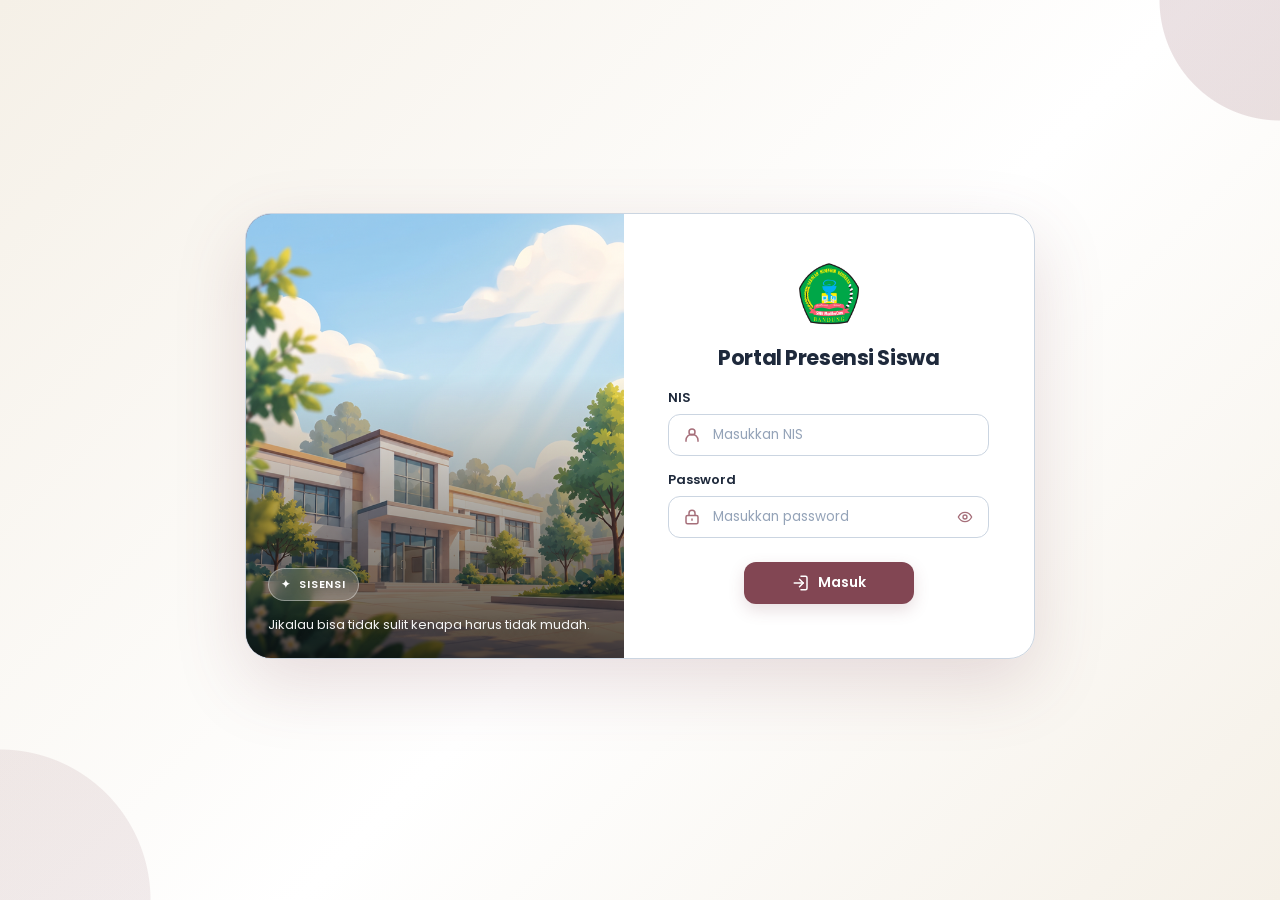
<file: index.html>
<!DOCTYPE html>
<html lang="id">
<head>
  <meta charset="UTF-8">
  <meta name="viewport" content="width=device-width, initial-scale=1.0">
  <title>Login | Presensi Siswa</title>

  <!-- 💡 ANTI-FLASH THEME SCRIPT (Zero Delay Theme Switching) -->
  <script>
    (function() {
      const savedTheme = localStorage.getItem("sisensi_active_theme") || "burgundy";
      document.documentElement.setAttribute("data-theme", savedTheme);
    })();
  </script>

  <!-- Fonts & Stylesheet -->
  <link rel="preconnect" href="https://fonts.googleapis.com">
  <link rel="preconnect" href="https://fonts.gstatic.com" crossorigin>
  <link href="https://fonts.googleapis.com/css2?family=Roboto:wght@400;500;700&family=Poppins:wght@400;500;600;700&display=swap" rel="stylesheet">
  <link id="appFavicon" rel="icon" type="image/png" href="./assets/logo_sekolah.png">
  <link rel="stylesheet" href="./css/style.css">
  <link rel="stylesheet" href="./css/shared-ui.css">
</head>
<body class="login-body">
  <main class="container-login">
    <section class="login-visual" aria-label="Informasi sekolah">
      <div class="visual-copy">
        <div class="visual-eyebrow">
          <span aria-hidden="true">✦</span> SISENSI
        </div>
        <p>Jikalau bisa tidak sulit kenapa harus tidak mudah.</p>
      </div>
    </section>

    <section class="login-content" aria-labelledby="loginTitle">
      <header class="login-title-row" aria-labelledby="loginTitle">
        <img id="loginLogo" src="./assets/logo_sekolah.png" class="logo" alt="Logo sekolah">
        <div class="login-heading">
          <h2 id="loginTitle">Portal Presensi Siswa</h2>
        </div>
      </header>

      <form class="login-form" id="loginForm" onsubmit="event.preventDefault(); login();">
        <div class="login-field">
          <label for="idSiswa">NIS</label>
          <div class="login-input-wrap">
            <svg class="field-icon" viewBox="0 0 24 24" fill="none" stroke="currentColor" stroke-width="2" aria-hidden="true"><circle cx="12" cy="8" r="4"></circle><path d="M4 21v-2a8 8 0 0 1 16 0v2"></path></svg>
            <input type="text" id="idSiswa" class="login-input" placeholder="Masukkan NIS" autocomplete="username" required>
          </div>
        </div>
        <div class="login-field">
          <label for="kodeAkses">Password</label>
          <div class="login-input-wrap">
            <svg class="field-icon" viewBox="0 0 24 24" fill="none" stroke="currentColor" stroke-width="2" aria-hidden="true"><rect x="4" y="10" width="16" height="11" rx="2"></rect><path d="M8 10V7a4 4 0 0 1 8 0v3"></path><path d="M12 14v3"></path></svg>
            <input type="password" id="kodeAkses" class="login-input" placeholder="Masukkan password" autocomplete="current-password" required>
            <button class="password-toggle" type="button" id="togglePassword" aria-label="Tampilkan password" title="Tampilkan password" aria-pressed="false">
              <svg id="passwordEyeIcon" viewBox="0 0 24 24" fill="none" stroke="currentColor" stroke-width="2" stroke-linecap="round" stroke-linejoin="round" aria-hidden="true">
                <path d="M2 12s3.5-7 10-7 10 7 10 7-3.5 7-10 7S2 12 2 12Z"></path><circle cx="12" cy="12" r="3"></circle>
              </svg>
            </button>
          </div>
        </div>
        <button type="submit" class="login-btn">
          <svg viewBox="0 0 24 24" fill="none" stroke="currentColor" stroke-width="2" stroke-linecap="round" stroke-linejoin="round" aria-hidden="true"><path d="M10 17l5-5-5-5"></path><path d="M15 12H3"></path><path d="M12 3h6a2 2 0 0 1 2 2v14a2 2 0 0 1-2 2h-6"></path></svg>
          Masuk
        </button>
      </form>
      <div class="error-msg" id="errorMsg" role="alert" aria-live="polite"></div>
    </section>
  </main>

  <script src="./js/shared-ui.js"></script>
  <script src="./js/auth.js"></script>
</body>
</html>
</file>
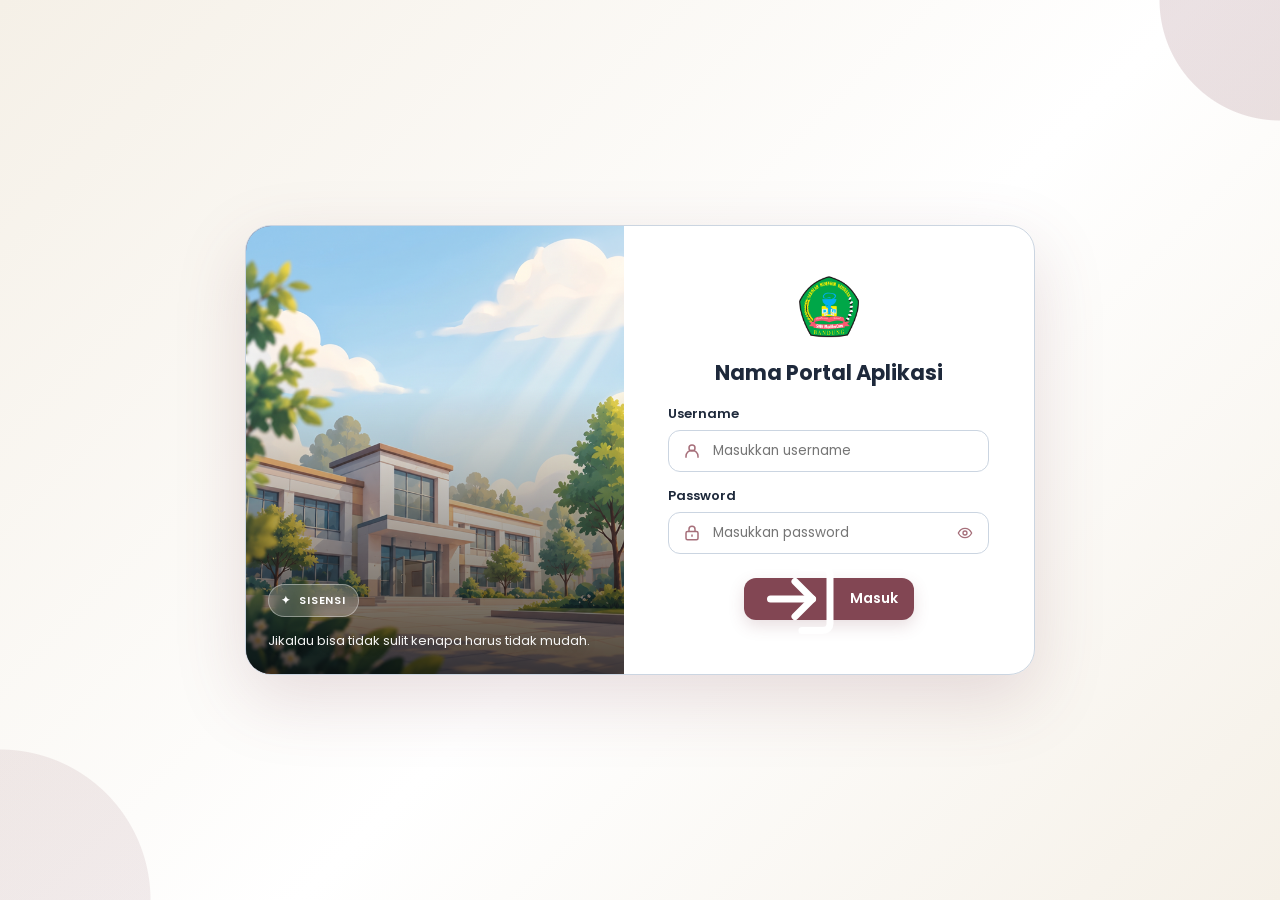
<file: frontend/index.html>
<!DOCTYPE html>
<html lang="id">
<head>
  <meta charset="UTF-8">
  <meta name="viewport" content="width=device-width, initial-scale=1.0">
  <!-- TODO: Ganti judul portal sesuai aplikasi -->
  <title>Login - Nama Portal Aplikasi</title>

  <!-- ANTI-FLASH THEME SCRIPT (Sinkron otomatis dengan tema Portal Piket) -->
  <script>
    (function() {
      const savedTheme = localStorage.getItem("sisensi_active_theme") || "burgundy";
      document.documentElement.setAttribute("data-theme", savedTheme);
    })();
  </script>

  <!-- Fonts & Stylesheet -->
  <link rel="preconnect" href="https://fonts.googleapis.com">
  <link rel="preconnect" href="https://fonts.gstatic.com" crossorigin>
  <link href="https://fonts.googleapis.com/css2?family=Roboto:wght@400;500;700&family=Poppins:wght@400;500;600;700&display=swap" rel="stylesheet">
  <link rel="icon" type="image/png" href="./assets/logo_sekolah.png">
  <link rel="stylesheet" href="./css/style.css">
</head>
<body class="login-body">

  <!-- TOAST NOTIFIKASI (Identik dengan Portal Piket) -->
  <div id="appToast" role="alert" aria-live="assertive">
    <div class="toast-icon-bg" id="toastIconBg">✓</div>
    <div class="toast-content">
      <div class="toast-title" id="toastTitle">Notifikasi</div>
      <div class="toast-message" id="toastMessage">Pesan notifikasi...</div>
    </div>
    <button type="button" class="toast-close-btn" onclick="hideAppToast()">✕</button>
  </div>

  <!-- CARD UTAMA LOGIN -->
  <main class="container-login">
    <section class="login-visual" aria-label="Informasi sekolah">
      <div class="visual-copy">
        <div class="visual-eyebrow">
          <span aria-hidden="true">✦</span> SISENSI
        </div>
        <p>Jikalau bisa tidak sulit kenapa harus tidak mudah.</p>
      </div>
    </section>

    <section class="login-content" aria-labelledby="loginTitle">
      <header class="login-title-row" aria-labelledby="loginTitle">
        <img src="./assets/logo_sekolah.png" class="logo" alt="Logo sekolah">
        <div class="login-heading">
          <!-- TODO: Ganti judul header login -->
          <h2 id="loginTitle">Nama Portal Aplikasi</h2>
        </div>
      </header>

      <form class="login-form" id="loginForm" onsubmit="event.preventDefault(); login();">
        <div class="login-field">
          <label for="usernameInput">Username</label>
          <div class="login-input-wrap">
            <svg class="field-icon" viewBox="0 0 24 24" fill="none" stroke="currentColor" stroke-width="2" aria-hidden="true">
              <circle cx="12" cy="8" r="4"></circle>
              <path d="M4 21v-2a8 8 0 0 1 16 0v2"></path>
            </svg>
            <input type="text" id="usernameInput" class="login-input" placeholder="Masukkan username" autocomplete="username" required>
          </div>
        </div>

        <div class="login-field">
          <label for="passwordInput">Password</label>
          <div class="login-input-wrap">
            <svg class="field-icon" viewBox="0 0 24 24" fill="none" stroke="currentColor" stroke-width="2" aria-hidden="true">
              <rect x="4" y="10" width="16" height="11" rx="2"></rect>
              <path d="M8 10V7a4 4 0 0 1 8 0v3"></path>
              <path d="M12 14v3"></path>
            </svg>
            <input type="password" id="passwordInput" class="login-input" placeholder="Masukkan password" autocomplete="current-password" required>
            <button class="password-toggle" type="button" id="togglePassword" aria-label="Tampilkan password" title="Tampilkan password" aria-pressed="false">
              <svg id="passwordEyeIcon" viewBox="0 0 24 24" fill="none" stroke="currentColor" stroke-width="2" stroke-linecap="round" stroke-linejoin="round" aria-hidden="true">
                <path d="M2 12s3.5-7 10-7 10 7 10 7-3.5 7-10 7S2 12 2 12Z"></path>
                <circle cx="12" cy="12" r="3"></circle>
              </svg>
            </button>
          </div>
        </div>

        <button type="submit" class="login-btn">
          <svg viewBox="0 0 24 24" fill="none" stroke="currentColor" stroke-width="2" stroke-linecap="round" stroke-linejoin="round" aria-hidden="true">
            <path d="M10 17l5-5-5-5"></path>
            <path d="M15 12H3"></path>
            <path d="M12 3h6a2 2 0 0 1 2 2v14a2 2 0 0 1-2 2h-6"></path>
          </svg>
          Masuk
        </button>
      </form>

      <div class="error-msg" id="errorMsg" role="alert" aria-live="polite"></div>
    </section>
  </main>

  <!-- LOADING OVERLAY MODERN MINIMALIS (DOTS ENGINE) -->
  <div id="loadingOverlay">
    <div>
      <div class="dots">
        <span></span>
        <span></span>
        <span></span>
      </div>
      <div id="loadingText">Memuat...</div>
    </div>
  </div>

  <script src="./js/auth.js"></script>
</body>
</html>
</file>
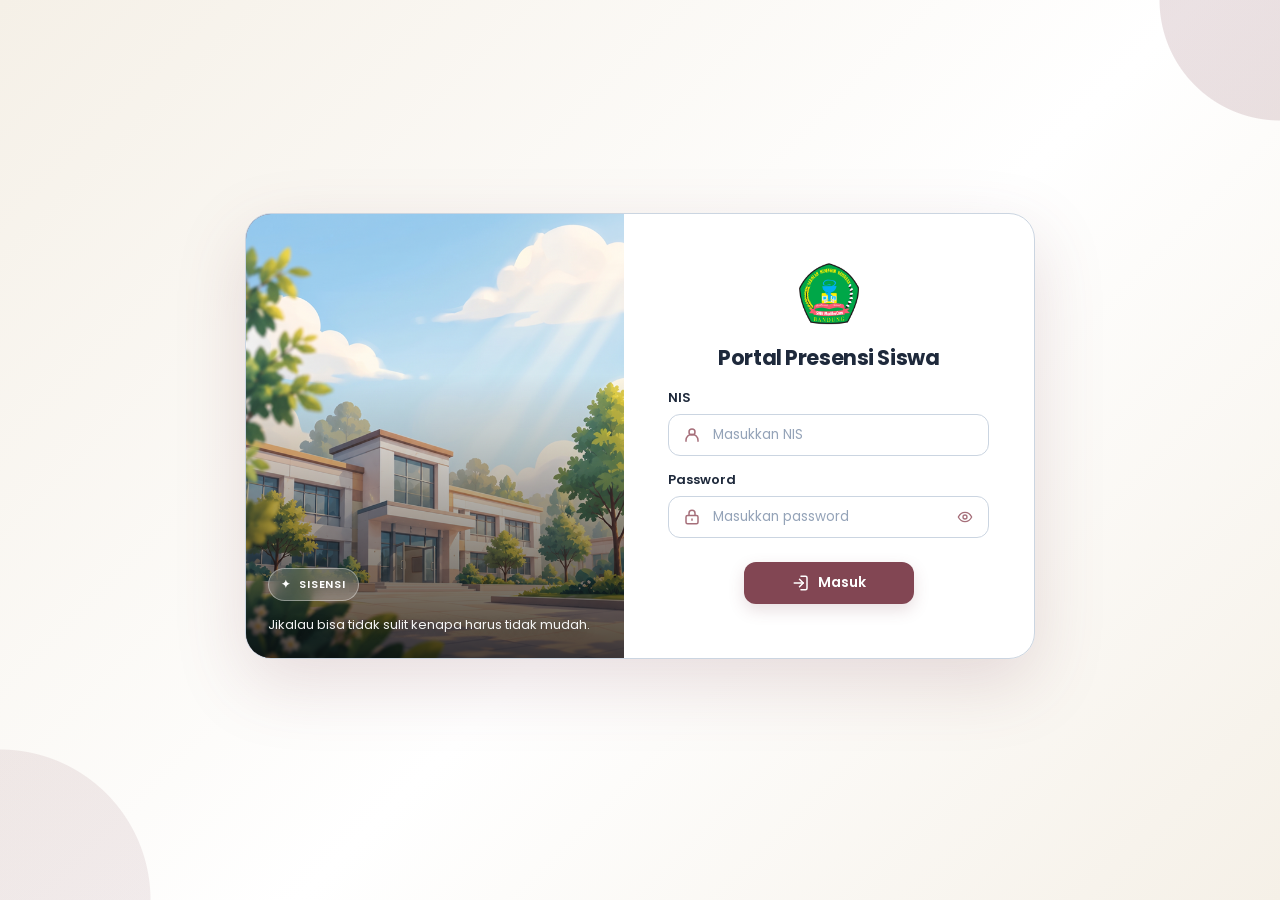
<file: frontend/dashboard.html>
<!DOCTYPE html>
<html lang="id">
<head>
  <meta charset="UTF-8">
  <base target="_top">
  <meta name="viewport" content="width=device-width, initial-scale=1" />
  <!-- TODO: Ganti judul portal sesuai aplikasi -->
  <title>Nama Portal Aplikasi</title>

  <!-- 1. SEMBUNYIKAN HTML SECARA INSTAN AGAR TIDAK KEDIP SAAT CEK SESI -->
  <style id="antiFlashStyle">
    html { display: none !important; }
  </style>

  <!-- 2. SKRIP ZERO-FLASH THEME & CEK SESI SEBELUM RENDER DOM -->
  <script>
    (function() {
      const savedTheme = localStorage.getItem("sisensi_active_theme") || "burgundy";
      document.documentElement.setAttribute("data-theme", savedTheme);

      // TODO: Samakan SESSION_KEY dengan yang ada di auth.js
      const SESSION_KEY = "app_portal_user";
      const user = localStorage.getItem(SESSION_KEY);
      if (!user) {
        window.location.replace("/");
      } else {
        document.addEventListener("DOMContentLoaded", function() {
          const antiFlash = document.getElementById("antiFlashStyle");
          if (antiFlash) antiFlash.remove();
        });
      }
    })();
  </script>

  <link rel="preconnect" href="https://fonts.googleapis.com">
  <link rel="preconnect" href="https://fonts.gstatic.com" crossorigin>
  <link href="https://fonts.googleapis.com/css2?family=Roboto:wght@400;500;700&family=Poppins:wght@400;500;600;700&display=swap" rel="stylesheet">
  <link id="appFavicon" rel="icon" type="image/png" href="./assets/logo_sekolah.png">
  <link rel="stylesheet" href="./css/style.css">
</head>
<body class="dashboard-body">

<!-- HEADER BANNER APLIKASI MODERN & CLEAN -->
<header id="topHeaderBanner" class="piket-header">
  <!-- LEFT: LOGO BULAT + BRAND TEXT -->
  <div class="header-brand-group">
    <div class="brand-logo-circle">
      <img id="appLogo" src="./assets/logo_sekolah.png" class="header-logo-img is-loaded" alt="Logo Sekolah">
    </div>
    <div class="brand-text-stack">
      <!-- TODO: Ganti nama portal -->
      <h1 class="brand-main-title">Nama Portal Aplikasi</h1>
      <span id="headerNamaSekolah" class="brand-sub-title">Memuat nama sekolah...</span>
    </div>
  </div>

  <!-- RIGHT: CONTROLS (THEME PICKER & USER PROFILE POPOVER) -->
  <div class="header-user-controls">
    <!-- 1. THEME SWITCHER -->
    <div class="theme-picker-wrapper">
      <button type="button" id="themePickerBtn" class="header-icon-btn" onclick="toggleThemePopover(event)" title="Pilih Tema Warna" aria-label="Pilih Tema Warna">
        <svg viewBox="0 0 24 24" fill="none" stroke="currentColor" stroke-width="2" stroke-linecap="round" stroke-linejoin="round">
          <circle cx="13.5" cy="6.5" r=".5" fill="currentColor"></circle>
          <circle cx="17.5" cy="10.5" r=".5" fill="currentColor"></circle>
          <circle cx="8.5" cy="7.5" r=".5" fill="currentColor"></circle>
          <circle cx="6.5" cy="12.5" r=".5" fill="currentColor"></circle>
          <path d="M12 2C6.5 2 2 6.5 2 12s4.5 10 10 10c.92 0 1.7-.71 1.7-1.63 0-.44-.18-.85-.46-1.16-.29-.32-.46-.74-.46-1.21 0-.92.78-1.7 1.7-1.7h2.52c3.04 0 5.5-2.46 5.5-5.5 0-5.25-4.5-9.3-10.5-9.3z"></path>
        </svg>
      </button>

      <div id="themePopover" class="theme-popover">
        <div class="theme-popover-header">Pilih Tema Warna</div>
        <div class="theme-color-grid">
          <button type="button" class="color-swatch burgundyswatch" data-theme="burgundy" onclick="selectTheme('burgundy')" title="Burgundy"></button>
          <button type="button" class="color-swatch greenswatch" data-theme="green" onclick="selectTheme('green')" title="Emerald Green"></button>
          <button type="button" class="color-swatch blueswatch" data-theme="blue" onclick="selectTheme('blue')" title="Royal Blue"></button>
          <button type="button" class="color-swatch orangeswatch" data-theme="orange" onclick="selectTheme('orange')" title="Sunset Orange"></button>
          <button type="button" class="color-swatch purpleswatch" data-theme="purple" onclick="selectTheme('purple')" title="Deep Purple"></button>
          <button type="button" class="color-swatch goldswatch" data-theme="gold" onclick="selectTheme('gold')" title="Amber Gold"></button>
          <button type="button" class="color-swatch blackswatch" data-theme="black" onclick="selectTheme('black')" title="Stealth Black"></button>
          <button type="button" class="color-swatch whiteswatch" data-theme="white" onclick="selectTheme('white')" title="Pearl White"></button>
        </div>
      </div>
    </div>

    <!-- 2. USER PROFILE DROPDOWN -->
    <div class="user-profile-wrapper">
      <button type="button" id="profilePickerBtn" class="header-icon-btn" onclick="toggleProfilePopover(event)" title="Profil Pengguna" aria-label="Profil Pengguna">
        <svg viewBox="0 0 24 24" fill="none" stroke="currentColor" stroke-width="2" stroke-linecap="round" stroke-linejoin="round">
          <path d="M20 21v-2a4 4 0 0 0-4-4H8a4 4 0 0 0-4 4v2"></path>
          <circle cx="12" cy="7" r="4"></circle>
        </svg>
      </button>

      <div id="profilePopover" class="profile-popover">
        <div class="profile-popover-header">
          <div class="profile-info-text">
            <div class="profile-name" id="userName">-</div>
            <div class="profile-role" id="userRole">-</div>
          </div>
          <button type="button" class="profile-action-btn btn-logout" onclick="logout()" title="Keluar dari Aplikasi" aria-label="Logout">
            <svg viewBox="0 0 24 24" fill="none" stroke="currentColor" stroke-width="2" stroke-linecap="round" stroke-linejoin="round">
              <path d="M9 21H5a2 2 0 0 1-2-2V5a2 2 0 0 1 2-2h4"></path>
              <polyline points="16 17 21 12 16 7"></polyline>
              <line x1="21" y1="12" x2="9" y2="12"></line>
            </svg>
          </button>
        </div>

        <div class="profile-popover-divider"></div>

        <button type="button" class="profile-clear-cache-item" onclick="clearSystemCache()" title="Bersihkan Cache Config Server">
          <svg viewBox="0 0 24 24" fill="none" stroke="currentColor" stroke-width="2" stroke-linecap="round" stroke-linejoin="round" class="warning-icon">
            <path d="M10.29 3.86L1.82 18a2 2 0 0 0 1.71 3h16.94a2 2 0 0 0 1.71-3L13.71 3.86a2 2 0 0 0-3.42 0z"></path>
            <line x1="12" y1="9" x2="12" y2="13"></line>
            <line x1="12" y1="17" x2="12.01" y2="17"></line>
          </svg>
          <span>Clear Cache Config</span>
        </button>
      </div>
    </div>
  </div>
</header>

<!-- TOAST CONTAINER -->
<div id="appToast" role="alert" aria-live="assertive">
  <div class="toast-icon-bg" id="toastIconBg">✓</div>
  <div class="toast-content">
    <div class="toast-title" id="toastTitle">Notifikasi</div>
    <div class="toast-message" id="toastMessage">Pesan notifikasi...</div>
  </div>
  <button type="button" class="toast-close-btn" onclick="hideAppToast()">✕</button>
</div>

<!-- CONFIRM MODAL -->
<div id="confirmModal" class="modal-overlay">
  <div class="modal-box">
    <p id="confirmText">Apakah Anda yakin?</p>
    <div class="modal-actions">
      <button type="button" onclick="closeConfirm()" class="btn-cancel">Batal</button>
      <button type="button" onclick="handleConfirmYes()" class="btn-confirm">Lanjut</button>
    </div>
  </div>
</div>

<!-- ERROR / ALERT MODAL -->
<div id="errorModal" class="modal-overlay">
  <div class="modal-box rekap-modal-box">
    <div class="rekap-modal-header">
      <div class="rekap-icon-badge is-error">
        <svg width="22" height="22" viewBox="0 0 24 24" fill="none" stroke="currentColor" stroke-width="2.4" stroke-linecap="round" stroke-linejoin="round">
          <circle cx="12" cy="12" r="10"></circle>
          <line x1="12" y1="8" x2="12" y2="12"></line>
          <line x1="12" y1="16" x2="12.01" y2="16"></line>
        </svg>
      </div>
      <div class="rekap-header-text">
        <h3 id="errorTitle" class="rekap-modal-title">Terjadi Kendala</h3>
        <p class="rekap-modal-subtitle">Periksa kembali informasi di bawah ini.</p>
      </div>
    </div>
    <div class="rekap-error-alert">
      <p id="errorMessage"></p>
    </div>
    <div class="rekap-modal-footer">
      <button type="button" class="btn-danger" onclick="closeError()">Mengerti</button>
    </div>
  </div>
</div>

<!-- LOADING OVERLAY MODERN MINIMALIS (DOTS ENGINE) -->
<div id="loadingOverlay">
  <div>
    <div class="dots">
      <span></span>
      <span></span>
      <span></span>
    </div>
    <div id="loadingText">Memuat data...</div>
  </div>
</div>

<!-- KONTEN UTAMA DASHBOARD -->
<main>
  <div class="card">
    <!-- BAR FILTER & STATISTIK RINGKAS -->
    <div class="filter-wrapper">
      <div class="filter-group">
        <div class="filter-item">
          <label for="filterKategori">Kategori:</label>
          <div id="filterKategori" data-value=""></div>
        </div>
        <div class="filter-item">
          <label for="filterSearch">Pencarian:</label>
          <div class="search-input-wrapper">
            <input type="text" id="filterSearch" class="filter-input-text" placeholder="Cari data..." oninput="handleSearchInput(this, 'clearFilterSearchBtn', applyFilter)">
            <button type="button" id="clearFilterSearchBtn" class="search-clear-btn" onclick="clearSearchInput('filterSearch', 'clearFilterSearchBtn', applyFilter)" title="Hapus pencarian" hidden>✕</button>
          </div>
        </div>
      </div>

      <div class="statistik-wrapper">
        <div class="stat-box-wrapper">
          <div class="jumlah-data-box">
            <label>Total<br>Data</label>
            <span id="jumlahData">0</span>
          </div>
        </div>
      </div>
    </div>

    <!-- HEADER ACTION & STATUS KONEKSI -->
    <div class="table-header">
      <div class="left-action">
        <button type="button" onclick="refreshData()">
          <svg xmlns="http://www.w3.org/2000/svg" width="16" height="16" viewBox="0 0 24 24" fill="none" stroke="currentColor" stroke-width="2" stroke-linecap="round" stroke-linejoin="round">
            <polyline points="23 4 23 10 17 10"></polyline>
            <path d="M20.49 15a9 9 0 1 1-2.12-9.36L23 10"></path>
          </svg>
          Refresh Data
        </button>
        <!-- TODO: Tambahkan tombol aksi spesifik fitur di sini -->
      </div>

      <div class="right-action">
        <div id="syncStatusPanel" class="sync-status-panel" data-state="saved" role="status" aria-live="polite">
          <div class="sync-status-main">
            <span id="syncStatusIcon" class="sync-status-icon-wrapper"></span>
            <span id="syncStatusLabel">Online</span>
          </div>
          <div class="sync-status-detail">
            <span id="syncStatusCaption">Siap digunakan</span>
          </div>
        </div>
      </div>
    </div>

    <!-- TABEL DATA RESPONSIF -->
    <div class="table-responsive">
      <table>
        <thead>
          <tr>
            <th>No</th>
            <th>Nama / Item</th>
            <th>Keterangan</th>
            <th>Status</th>
            <th>Aksi</th>
          </tr>
        </thead>
        <tbody id="tbodyData">
          <tr><td colspan="5" class="text-center-cell">Memuat data...</td></tr>
        </tbody>
      </table>
    </div>

    <!-- PAGINATION -->
    <div class="table-footer">
      <div id="pagination"></div>
    </div>
  </div>
</main>

<script src="./js/dashboard.js"></script>
</body>
</html>
</file>
<file: css/style.css>
/* ==========================================================================
1. COLOR PALETTE ENGINE & CSS VARIABLES (SUPPORT ZERO-FLASH)
   ========================================================================== */
:root,
html[data-theme="burgundy"],
body[data-theme="burgundy"] {
  --theme-glow-rgb: 130, 70, 83;
  --theme-glow: rgba(var(--theme-glow-rgb), 0.18);
  --primary: #824653;
  --primary-hover: #6F3945;
  --primary-soft: #A66F7A;
  --bg-page: #F5F0E7;
  --text-dark: #1e293b;
  --border-light: #cbd5e1;
}

html[data-theme="olive"],
body[data-theme="olive"] {
  --theme-glow-rgb: 91, 110, 73;
  --primary: #5B6E49;
  --primary-hover: #465638;
  --primary-soft: #859972;
  --bg-page: #F4F6F0;
}

html[data-theme="umber"],
body[data-theme="umber"] {
  --theme-glow-rgb: 110, 74, 54;
  --primary: #6E4A36;
  --primary-hover: #543727;
  --primary-soft: #99715B;
  --bg-page: #F7F2EE;
}

html[data-theme="ochre"],
body[data-theme="ochre"] {
  --theme-glow-rgb: 181, 124, 43;
  --primary: #B57C2B;
  --primary-hover: #91611E;
  --primary-soft: #D4A359;
  --bg-page: #FAF4E8;
}

html[data-theme="sage"],
body[data-theme="sage"] {
  --theme-glow-rgb: 78, 109, 99;
  --primary: #4E6D63;
  --primary-hover: #3B534B;
  --primary-soft: #78968C;
  --bg-page: #F1F5F3;
}

html[data-theme="denim"],
body[data-theme="denim"] {
  --theme-glow-rgb: 59, 91, 115;
  --primary: #3B5B73;
  --primary-hover: #2C4558;
  --primary-soft: #6A89A1;
  --bg-page: #F1F5F8;
}

html[data-theme="espresso"],
body[data-theme="espresso"] {
  --theme-glow-rgb: 61, 54, 50;
  --primary: #3D3632;
  --primary-hover: #292421;
  --primary-soft: #6B615B;
  --bg-page: #F3F1EF;
}

html[data-theme="stone"],
body[data-theme="stone"] {
  --theme-glow-rgb: 107, 101, 94;
  --primary: #6B655E;
  --primary-hover: #524D47;
  --primary-soft: #969088;
  --bg-page: #F5F3F0;
}

/* ==========================================================================
   2. BASE RESETS & GLOBAL CONTROLS
   ========================================================================== */
html, body {
  height: 100%;
  margin: 0;
  padding: 0;
  font-family: 'Roboto', sans-serif;
  -webkit-text-size-adjust: 100%;
  padding-top: 0 !important;
}

h2, h3 {
  color: var(--text-dark);
  font-weight: 600;
  margin-top: 0;
}

select, input[type="date"], input[type="text"] {
  padding: 0 14px;
  height: 38px;
  border-radius: 12px;
  border: 1px solid var(--border-light);
  font-size: 13px;
  font-family: 'Roboto', sans-serif;
  background: #ffffff;
  color: var(--text-dark);
  outline: none;
  box-sizing: border-box;
  transition: all 0.2s ease;
}

select:focus, input[type="date"]:focus, input[type="text"]:focus {
  border-color: var(--primary);
  box-shadow: 0 0 0 2px var(--theme-glow);
}

button {
  background-color: var(--primary);
  color: #ffffff !important;
  padding: 8px 16px;
  border-radius: 8px;
  border: none;
  cursor: pointer;
  font-size: 13px;
  font-weight: 500;
  font-family: 'Roboto', sans-serif;
  display: inline-flex;
  align-items: center;
  justify-content: center;
  gap: 6px;
  height: 38px;
  box-sizing: border-box;
  transition: background-color 0.2s ease, transform 0.2s ease;
}

button:hover:not(:disabled) {
  background-color: var(--primary-hover);
  transform: translateY(-1px);
}

button:disabled {
  opacity: 0.5;
  cursor: not-allowed;
}

@keyframes popoverFadeIn {
  from { opacity: 0; transform: translateY(-6px); }
  to { opacity: 1; transform: translateY(0); }
}

@keyframes spin {
  to { transform: rotate(360deg); }
}

/* ==========================================================================
   3. LOGIN PAGE STYLES
   ========================================================================== */
body.login-body {
  margin: 0;
  min-height: 100vh;
  padding: 28px;
  box-sizing: border-box;
  display: flex;
  align-items: center;
  justify-content: center;
  font-family: 'Poppins', sans-serif;
  color: var(--text-dark);
  position: relative;
  overflow-x: hidden;
  transition: background 0.3s ease;
  background:
    radial-gradient(circle at 100% 0%, rgba(var(--theme-glow-rgb),.16) 0 120px, transparent 121px),
    radial-gradient(circle at 0% 100%, rgba(var(--theme-glow-rgb),.10) 0 150px, transparent 151px),
    linear-gradient(135deg, var(--bg-page) 0%, #ffffff 55%, var(--bg-page) 100%) !important;
}

body.login-body::before,
body.login-body::after {
  display: none !important;
}

body.login-body * {
  box-sizing: border-box;
}

body.login-body > .container-login {
  position: relative;
  z-index: 1;
  width: min(790px, calc(100vw - 40px)) !important;
  max-width: 790px !important;
  min-width: 0;
  min-height: 425px;
  display: grid;
  grid-template-columns: minmax(0, .92fr) minmax(0, 1fr);
  overflow: hidden;
  padding: 0;
  margin: auto;
  border: 1px solid var(--border-light);
  border-radius: 26px;
  background: rgba(255, 255, 255, 0.97);
  box-shadow: 0 24px 70px var(--theme-glow);
  transition: box-shadow 0.3s ease;
}

.login-visual {
  position: relative;
  min-height: 425px;
  overflow: hidden;
  background: var(--primary);
  display: flex;
  align-items: flex-end;
  padding: 22px;
  isolation: isolate;
  transition: background 0.3s ease;
}

.login-visual::before {
  content: "";
  position: absolute;
  inset: 0;
  background: url("../assets/login-illustration.png") center center / cover no-repeat;
  z-index: -2;
}

.login-visual::after {
  content: "";
  position: absolute;
  inset: 0;
  background: linear-gradient(180deg, rgba(0,0,0,0) 36%, rgba(0,0,0,0.7) 100%);
  z-index: -1;
}

.visual-copy {
  color: #fff;
  text-shadow: 0 2px 12px rgba(0,0,0,0.3);
}

.visual-eyebrow {
  display: inline-flex;
  align-items: center;
  gap: 8px;
  margin-bottom: 12px;
  padding: 7px 12px;
  border: 1px solid rgba(255,255,255,.38);
  border-radius: 999px;
  background: rgba(255,255,255,.18);
  backdrop-filter: blur(8px);
  font-size: 11px;
  font-weight: 600;
  letter-spacing: .08em;
  text-transform: uppercase;
}

.visual-copy h3 {
  margin: 0 0 8px;
  font-size: clamp(24px, 2.5vw, 32px);
  line-height: 1.25;
  font-weight: 700;
  color: #ffffff;
}

.visual-copy p {
  max-width: 330px;
  margin: 0;
  font-size: 13px;
  line-height: 1.8;
  color: rgba(255,255,255,.94);
}

.login-content {
  display: flex;
  flex-direction: column;
  justify-content: center;
  padding: clamp(28px, 3.5vw, 46px);
  min-width: 0;
}

.login-title-row {
  display: flex;
  flex-direction: column;
  align-items: center;
  justify-content: center;
  margin-bottom: 16px;
  gap: 10px;
}

.container-login .logo {
  display: block;
  width: auto;
  height: auto;
  max-height: 76px;
  object-fit: contain;
  margin: 0 auto;
}

.login-heading {
  text-align: center;
}

.login-heading h2 {
  margin: 0;
  color: var(--text-dark);
  font-size: 21px;
  line-height: 1.3;
  font-weight: 700;
  letter-spacing: -.02em;
}

.login-form {
  display: flex;
  flex-direction: column;
  gap: 14px;
}

.login-field label {
  display: block;
  margin: 0 0 6px;
  color: var(--text-dark);
  font-size: 13px;
  font-weight: 600;
}

.login-input-wrap {
  position: relative;
}

.login-input-wrap .field-icon {
  position: absolute;
  left: 15px;
  top: 50%;
  transform: translateY(-50%);
  width: 18px;
  height: 18px;
  color: var(--primary-soft);
  pointer-events: none;
}

.container-login .login-input {
  width: 100%;
  height: 42px;
  margin: 0;
  padding: 0 40px 0 44px;
  border: 1.5px solid var(--border-light);
  border-radius: 12px;
  outline: none;
  background: #ffffff;
  color: var(--text-dark);
  font: 400 13.5px 'Poppins', sans-serif;
  text-align: left;
  transition: border-color .2s, box-shadow .2s;
}

.container-login .login-input::placeholder {
  color: #94a3b8;
  opacity: 1;
}

.container-login .login-input:focus {
  border-color: var(--primary);
  box-shadow: 0 0 0 4px var(--theme-glow);
  background: #fff;
}

.password-toggle {
  position: absolute !important;
  right: 10px !important;
  top: 50% !important;
  transform: translateY(-50%) !important;
  display: inline-flex !important;
  align-items: center !important;
  justify-content: center !important;
  width: 28px !important;
  height: 28px !important;
  padding: 0 !important;
  margin: 0 !important;
  border: 0 !important;
  border-radius: 6px !important;
  background: transparent !important;
  color: var(--primary-soft) !important;
  opacity: 1 !important;
  visibility: visible !important;
  z-index: 5 !important;
  cursor: pointer !important;
  transition: background 0.2s, color 0.2s;
}

.password-toggle svg {
  width: 16px !important;
  height: 16px !important;
}

.password-toggle:hover {
  background: var(--bg-page) !important;
  color: var(--primary) !important;
}

.container-login .login-btn {
  width: 100%;
  max-width: 170px;
  margin: 10px auto 0 auto;
  padding: 0 20px;
  height: 42px;
  min-height: 42px;
  border: 0;
  border-radius: 12px;
  display: inline-flex;
  align-items: center;
  justify-content: center;
  gap: 8px;
  background: var(--primary) !important;
  color: white !important;
  font: 600 14px 'Poppins', sans-serif;
  cursor: pointer;
  box-shadow: 0 6px 16px var(--theme-glow);
  transition: transform .18s, background .18s, box-shadow .18s;
}

.container-login .login-btn:hover {
  transform: translateY(-1px);
  background: var(--primary-hover) !important;
  box-shadow: 0 10px 20px var(--theme-glow);
}

.container-login .login-btn:active {
  transform: translateY(0);
}

.login-btn svg {
  width: 18px;
  height: 18px;
}

.container-login .error-msg {
  min-height: 0;
  margin-top: 10px;
  color: #ef4444;
  font-size: 12px;
  text-align: center;
  font-weight: 500;
}

@media (max-width: 820px) {
  body.login-body { padding: 18px; }
  body.login-body > .container-login {
    width: min(560px, calc(100vw - 36px)) !important;
    max-width: 560px !important;
    min-height: auto;
    grid-template-columns: 1fr !important;
    border-radius: 23px;
  }
  .login-visual { min-height: 210px; padding: 24px; }
  .login-visual::before { background-position: center 54%; }
  .login-visual::after { background: linear-gradient(90deg, rgba(0,0,0,.66), rgba(0,0,0,.10)); }
  .visual-copy h3 { font-size: 23px; }
  .visual-copy p { max-width: 290px; font-size: 12px; }
  .login-content { padding: 32px clamp(22px, 7vw, 48px) 28px; }
  .login-heading h2 { font-size: 20px; }
}

@media (max-width: 420px) {
  body.login-body { padding: 12px; align-items: flex-start; }
  body.login-body > .container-login {
    width: min(560px, calc(100vw - 24px)) !important;
    max-width: 560px !important;
    border-radius: 19px;
    margin: auto 0;
  }
  .login-visual { min-height: 165px; padding: 18px; }
  .visual-copy h3 { font-size: 20px; }
  .visual-copy p { font-size: 11px; line-height: 1.6; }
  .login-content { padding: 26px 20px 23px; }
  .container-login .login-input { height: 42px; border-radius: 12px; }
  .container-login .login-btn { height: 42px; max-width: 100%; border-radius: 12px; }
}

/* ==========================================================================
   4. STUDENT PORTAL SHELL & TOP HEADER BANNER
   ========================================================================== */
body.student-portal-body {
  --bg-body: var(--bg-page);
  --header-bg: var(--primary);
  --primary-rose: var(--primary-soft);
  --primary-rose-hover: var(--primary-hover);
  --primary-soft-tint: rgba(var(--theme-glow-rgb), 0.10);
  --primary-ring: rgba(var(--theme-glow-rgb), 0.28);
  --border-color: var(--border-light);
  --text-body: #1e293b;
  --text-muted: #64748b;
  --font-main: 'Roboto', -apple-system, BlinkMacSystemFont, 'Segoe UI', Helvetica, Arial, sans-serif;

  font-family: var(--font-main);
  background: var(--bg-page) !important;
  color: var(--text-body);
  margin: 0;
  padding: 0 28px 18px 28px !important;
  min-height: 100vh;
  height: auto !important;
  display: block !important;
  box-sizing: border-box !important;
  -ms-overflow-style: none;
  scrollbar-width: none;
  transition: background-color 0.25s ease;
}

html:has(body.student-portal-body) {
  -ms-overflow-style: none;
  scrollbar-width: none;
}

html:has(body.student-portal-body)::-webkit-scrollbar,
body.student-portal-body::-webkit-scrollbar {
  display: none;
}

body.student-portal-body #topHeaderBanner.header-box.main-header {
  max-width: 1380px;
  width: 100%;
  margin: 0 auto 18px auto !important;
  background: var(--primary) !important;
  border-radius: 0 0 16px 16px !important;
  padding: 14px 28px !important;
  display: flex !important;
  justify-content: space-between !important;
  align-items: center !important;
  gap: 16px;
  box-shadow: 0 8px 20px var(--theme-glow) !important;
  border-top: none !important;
  border-left: 4px solid #ffffff !important;
  border-right: 4px solid #ffffff !important;
  border-bottom: 4px solid #ffffff !important;
  box-sizing: border-box;
  position: relative;
  z-index: 999;
  transition: background-color 0.25s ease, box-shadow 0.25s ease;
}

body.student-portal-body .header-brand-area {
  display: flex;
  align-items: center;
  gap: 14px;
  flex-shrink: 0;
}

body.student-portal-body .header-logo-circle {
  width: 46px;
  height: 46px;
  background: #ffffff;
  border-radius: 50%;
  padding: 4px;
  display: flex;
  align-items: center;
  justify-content: center;
  box-shadow: 0 2px 8px rgba(0, 0, 0, 0.12);
  flex-shrink: 0;
  box-sizing: border-box;
}

body.student-portal-body .header-logo-circle img {
  width: 100%;
  height: 100%;
  object-fit: contain;
}

body.student-portal-body .header-brand-text {
  display: flex;
  flex-direction: column;
  color: #ffffff;
}

body.student-portal-body .header-brand-text h1 {
  margin: 0;
  font-size: 16.5px;
  font-weight: 700;
  color: #ffffff;
  line-height: 1.2;
  letter-spacing: 0.2px;
}

body.student-portal-body .header-brand-text span {
  font-size: 12px;
  font-weight: 500;
  color: rgba(255, 255, 255, 0.85);
  margin-top: 2px;
}

body.student-portal-body .header-actions-area {
  display: flex;
  align-items: center;
  gap: 12px;
  flex-shrink: 0;
}

body.student-portal-body .theme-picker-wrapper,
body.student-portal-body .user-profile-wrapper {
  position: relative;
}

body.student-portal-body .header-icon-btn {
  width: 40px !important;
  height: 40px !important;
  padding: 0 !important;
  border-radius: 50% !important;
  background: #ffffff !important;
  border: none !important;
  cursor: pointer;
  display: inline-flex !important;
  align-items: center !important;
  justify-content: center !important;
  box-shadow: 0 2px 8px rgba(0, 0, 0, 0.1) !important;
  color: var(--primary) !important;
  transition: transform 0.2s cubic-bezier(0.175, 0.885, 0.32, 1.275), background 0.2s ease !important;
  flex-shrink: 0;
}

body.student-portal-body .header-icon-btn:hover {
  transform: scale(1.08) !important;
  background: #ffffff !important;
}

body.student-portal-body .header-icon-btn svg {
  width: 20px;
  height: 20px;
  display: block;
  flex-shrink: 0;
  pointer-events: none;
}

/* Theme Popover */
body.student-portal-body .theme-popover {
  position: absolute;
  top: calc(100% + 10px);
  right: 0;
  width: 212px !important;
  background: #ffffff;
  border: 1px solid var(--border-light);
  border-radius: 18px !important;
  padding: 12px 14px 14px !important;
  box-shadow: 0 14px 32px rgba(15, 23, 42, 0.16);
  z-index: 9500;
  display: none;
  box-sizing: border-box;
}

body.student-portal-body .theme-popover.open,
body.student-portal-body .theme-popover.is-open {
  display: block;
  animation: popoverFadeIn 0.18s ease;
}

body.student-portal-body .theme-popover-title {
  text-align: center !important;
  font-size: 12.5px !important;
  font-weight: 700 !important;
  color: var(--text-dark) !important;
  margin-bottom: 10px !important;
  padding-bottom: 0 !important;
  border-bottom: none !important;
}

body.student-portal-body .theme-swatches-grid {
  display: grid !important;
  grid-template-columns: repeat(4, 32px) !important;
  gap: 8px !important;
  justify-content: center !important;
}

body.student-portal-body .theme-swatch-btn {
  width: 32px !important;
  height: 32px !important;
  min-width: 32px !important;
  padding: 2px !important;
  border-radius: 50% !important;
  border: 2px solid #ffffff !important;
  background: #ffffff !important;
  display: inline-flex !important;
  align-items: center !important;
  justify-content: center !important;
  box-shadow: 0 1px 4px rgba(15, 23, 42, 0.14) !important;
  transition: transform 0.15s ease, box-shadow 0.15s ease !important;
}

body.student-portal-body .theme-swatch-btn:hover {
  background: #ffffff !important;
  transform: scale(1.06) !important;
}

body.student-portal-body .theme-swatch-btn.active,
body.student-portal-body .theme-swatch-btn.is-active {
  background: #ffffff !important;
  border: 2px solid #ffffff !important;
  box-shadow: 0 0 0 2px var(--primary) !important;
}

body.student-portal-body .swatch-circle {
  width: 100% !important;
  height: 100% !important;
  border-radius: 50% !important;
  display: block !important;
  flex-shrink: 0;
}

/* Profile Popover */
body.student-portal-body .profile-popover {
  position: absolute;
  top: calc(100% + 10px);
  right: 0;
  width: 245px;
  background: #ffffff;
  border-radius: 14px;
  box-shadow: 0 14px 32px rgba(15, 23, 42, 0.16);
  border: 1px solid var(--border-light);
  padding: 14px;
  display: none;
  z-index: 9500;
  box-sizing: border-box;
}

body.student-portal-body .profile-popover.is-open,
body.student-portal-body .profile-popover.open {
  display: block;
  animation: popoverFadeIn 0.18s ease;
}

body.student-portal-body .profile-popover-header {
  display: flex;
  align-items: center;
  justify-content: space-between;
  gap: 12px;
}

body.student-portal-body .profile-info-text {
  display: flex;
  flex-direction: column;
  gap: 2px;
  min-width: 0;
  flex: 1;
  text-align: left;
}

body.student-portal-body .profile-name {
  font-size: 13.5px;
  font-weight: 700;
  color: var(--text-dark);
  white-space: nowrap;
  overflow: hidden;
  text-overflow: ellipsis;
  line-height: 1.25;
}

body.student-portal-body .profile-role {
  font-size: 11.5px;
  font-weight: 500;
  color: var(--primary-soft);
  white-space: nowrap;
  overflow: hidden;
  text-overflow: ellipsis;
  line-height: 1.25;
}

body.student-portal-body .profile-action-btn.btn-logout {
  width: 36px !important;
  height: 36px !important;
  min-width: 36px !important;
  padding: 0 !important;
  border-radius: 10px !important;
  background: #fef2f2 !important;
  color: #dc2626 !important;
  border: 1px solid #fecaca !important;
  cursor: pointer;
  display: inline-flex !important;
  align-items: center !important;
  justify-content: center !important;
  flex-shrink: 0;
  transition: all 0.2s ease !important;
}

body.student-portal-body .profile-action-btn.btn-logout:hover {
  background: #dc2626 !important;
  color: #ffffff !important;
  border-color: #dc2626 !important;
  transform: scale(1.05) !important;
}

body.student-portal-body .profile-action-btn.btn-logout svg {
  width: 17px;
  height: 17px;
  stroke: currentColor;
}

/* ==========================================================================
   5. WORKSPACE & BENTO TOP ROW (SAPAAN, PRESENSI HARI INI, MENU LAYANAN)
   ========================================================================== */
body.student-portal-body .app-workspace {
  max-width: 1380px;
  width: 100%;
  margin: 0 auto;
  display: flex;
  flex-direction: column;
  gap: 10px;
}

body.student-portal-body .section {
  background: #ffffff;
  border-radius: 18px;
  padding: 18px 22px;
  border: 1px solid var(--border-light);
  box-shadow: 0 8px 24px rgba(15, 23, 42, 0.05);
  box-sizing: border-box;
}

body.student-portal-body .section h3 {
  margin: 0;
  font-size: 15px;
  font-weight: 700;
  color: var(--text-dark);
  line-height: 1.25;
}

@media (min-width: 769px) {
  body.student-portal-body .mobile-only-tab,
  body.student-portal-body .mobile-only-log-section {
    display: none !important;
  }
}

body.student-portal-body .bento-top-grid {
  display: grid;
  grid-template-columns: 1.45fr 1fr;
  gap: 10px;
  align-items: stretch;
}

body.student-portal-body .bento-col-left {
  display: flex;
  flex-direction: column;
  gap: 10px;
}

body.student-portal-body .bento-col-right {
  display: flex;
  flex-direction: column;
}

/* Card 1A: Sapaan & No. Urut Disiplin */
body.student-portal-body .bento-greeting-card {
  display: flex;
  justify-content: space-between;
  align-items: center;
  gap: 16px;
  padding: 15px 22px;
  background: #ffffff !important;
}

body.student-portal-body .greeting-stack {
  display: flex;
  flex-direction: column;
  gap: 2px;
  min-width: 0;
}

body.student-portal-body .greeting-salutation {
  font-size: 12.5px;
  font-weight: 600;
  color: var(--text-muted);
  line-height: 1.2;
}

body.student-portal-body .greeting-student-name {
  margin: 0;
  font-size: 18px;
  font-weight: 800;
  color: var(--text-dark);
  line-height: 1.25;
  white-space: nowrap;
  overflow: hidden;
  text-overflow: ellipsis;
}

body.student-portal-body .rank-inline-info {
  display: flex;
  flex-direction: column;
  align-items: flex-end;
  gap: 2px;
  flex-shrink: 0;
  padding-left: 14px;
  border-left: 1px dashed #e2e8f0;
}

body.student-portal-body .rank-inline-top {
  display: flex;
  align-items: center;
  gap: 6px;
}

body.student-portal-body .rank-inline-label {
  font-size: 9.5px;
  font-weight: 700;
  letter-spacing: 0.4px;
  color: var(--text-muted);
}

body.student-portal-body .rank-trend-badge {
  display: inline-flex;
  align-items: center;
  gap: 2px;
  padding: 1px 6px;
  border-radius: 999px;
  font-size: 10px;
  font-weight: 700;
}

body.student-portal-body .rank-trend-badge.is-up { background: #dcfce7; color: #15803d; }
body.student-portal-body .rank-trend-badge.is-down { background: #fee2e2; color: #b91c1c; }
body.student-portal-body .rank-trend-badge.is-flat { background: #f1f5f9; color: #475569; }

body.student-portal-body .rank-inline-bottom {
  display: flex;
  align-items: baseline;
  gap: 4px;
}

body.student-portal-body .rank-num-main {
  font-size: 19px;
  font-weight: 800;
  color: var(--primary);
  line-height: 1.1;
}

body.student-portal-body .rank-num-sub {
  font-size: 11px;
  font-weight: 500;
  color: var(--text-muted);
}

/* Card 1B: Presensi Hari Ini */
body.student-portal-body .today-timeline-section {
  display: flex;
  justify-content: space-between;
  align-items: center;
  gap: 16px;
  padding: 15px 22px;
}

body.student-portal-body .today-title-stack {
  display: flex;
  flex-direction: column;
  gap: 3px;
  flex-shrink: 0;
}

body.student-portal-body .today-title-stack small {
  font-size: 12px;
  font-weight: 500;
  color: var(--text-muted);
}

body.student-portal-body .today-compact-slots {
  display: flex;
  align-items: center;
  gap: 18px;
}

body.student-portal-body .today-slot-item {
  display: flex;
  align-items: center;
  gap: 10px;
}

body.student-portal-body .today-slot-divider {
  width: 1px;
  height: 32px;
  background: #e2e8f0;
  flex-shrink: 0;
}

body.student-portal-body .tracker-icon-circle {
  width: 36px;
  height: 36px;
  border-radius: 50%;
  display: flex;
  align-items: center;
  justify-content: center;
  flex-shrink: 0;
}

body.student-portal-body .tracker-icon-circle svg {
  width: 17px;
  height: 17px;
}

body.student-portal-body .icon-masuk { background: #e6f4ea; color: #137333; }
body.student-portal-body .icon-pulang { background: #fce8e6; color: #c5221f; }

body.student-portal-body .today-slot-info {
  display: flex;
  flex-direction: column;
  gap: 2px;
}

body.student-portal-body .slot-lbl {
  font-size: 11.5px;
  font-weight: 500;
  color: var(--text-muted);
}

body.student-portal-body .jam-text {
  font-size: 14px;
  font-weight: 800;
  color: var(--text-dark);
}

body.student-portal-body .status-text {
  font-size: 11.5px;
  font-weight: 600;
  color: var(--text-muted);
}

body.student-portal-body .status-text-hadir { color: #15803d !important; }
body.student-portal-body .status-text-terlambat { color: #854d0e !important; }
body.student-portal-body .status-text-alpa { color: #991b1b !important; }
body.student-portal-body .status-text-sakit { color: #0369a1 !important; }
body.student-portal-body .status-text-izin { color: #475569 !important; }
body.student-portal-body .status-text-prakerin { color: #3730a3 !important; }

/* Card 2: Menu Layanan (5 Tile Sejajar) */
body.student-portal-body .bento-actions-card {
  flex: 1;
  display: flex;
  flex-direction: column;
  justify-content: space-between;
  padding: 15px 20px;
}

body.student-portal-body .actions-card-header {
  display: flex;
  justify-content: space-between;
  align-items: center;
  margin-bottom: 10px;
}

body.student-portal-body .actions-card-header span {
  font-size: 11.5px;
  color: var(--text-muted);
}

body.student-portal-body .quick-actions-grid {
  display: grid;
  grid-template-columns: repeat(5, 1fr);
  gap: 8px;
  margin: auto 0;
}

body.student-portal-body .quick-action-item {
  display: flex;
  flex-direction: column;
  align-items: center;
  gap: 7px;
}

body.student-portal-body .tile-action-btn {
  position: relative;
  width: 54px !important;
  height: 54px !important;
  min-width: 54px !important;
  padding: 0 !important;
  border-radius: 16px !important;
  background: #f8fafc !important;
  border: 1px solid var(--border-light) !important;
  color: var(--primary) !important;
  display: inline-flex !important;
  align-items: center !important;
  justify-content: center !important;
  cursor: pointer;
  transition: all 0.2s ease !important;
}

body.student-portal-body .tile-action-btn:hover {
  background: var(--primary-soft-tint) !important;
  border-color: var(--primary) !important;
  transform: translateY(-2px) !important;
}

body.student-portal-body .tile-action-btn.is-primary {
  background: var(--primary) !important;
  border-color: var(--primary) !important;
  color: #ffffff !important;
  box-shadow: 0 6px 14px var(--theme-glow) !important;
}

body.student-portal-body .tile-action-btn.is-primary:hover {
  background: var(--primary-hover) !important;
}

body.student-portal-body .tile-label {
  font-size: 11px;
  font-weight: 700;
  color: var(--text-dark);
  line-height: 1.2;
  text-align: center;
}

body.student-portal-body .tile-badge-pill {
  position: absolute;
  top: -5px;
  right: -5px;
  background: var(--primary);
  color: #ffffff;
  border: 2px solid #ffffff;
  font-size: 10px;
  font-weight: 800;
  min-width: 18px;
  height: 18px;
  padding: 0 4px;
  border-radius: 999px;
  display: inline-flex;
  align-items: center;
  justify-content: center;
  box-sizing: border-box;
}

/* ==========================================================================
   6. RIWAYAT & STATISTIK WIDGET (UNIFIED MERGED STYLES)
   ========================================================================== */
body.student-portal-body .unified-bottom-card {
  padding: 18px 22px;
}

body.student-portal-body .unified-card-header {
  display: flex;
  justify-content: space-between;
  align-items: center;
  flex-wrap: wrap;
  gap: 12px;
  padding-bottom: 12px;
  margin-bottom: 14px;
  border-bottom: 1px solid #e2e8f0;
}

body.student-portal-body .unified-main-title {
  margin: 0;
  font-size: 15.5px;
  font-weight: 700;
  color: var(--text-dark);
}

.rw-container {
  font-family: 'Roboto', sans-serif;
  color: var(--text-dark, #1e293b);
  box-sizing: border-box;
  width: 100%;
}

.rw-container *,
.rw-container *::before,
.rw-container *::after {
  box-sizing: border-box;
}

.rw-btn-primary {
  padding: 0 14px;
  height: 38px;
  border: none;
  border-radius: 10px;
  background: var(--primary, #824653);
  color: #ffffff;
  font-size: 12.5px;
  font-weight: 600;
  font-family: 'Roboto', sans-serif;
  cursor: pointer;
  white-space: nowrap;
  flex-shrink: 0;
  transition: background 0.2s ease;
}

.rw-btn-primary:hover:not(:disabled) {
  background: var(--primary-hover, #6f3945);
}

/* Custom Dropdown Rentang Waktu */
.rw-dropdown {
  position: relative;
  width: 100%;
  min-width: 160px;
  height: 38px;
  border-radius: 12px;
  user-select: none;
  cursor: pointer;
  display: inline-flex;
  align-items: center;
  background: #ffffff;
  border: 1px solid var(--border-light, #cbd5e1);
}

.rw-dropdown-selected {
  width: 100%;
  height: 100%;
  display: flex;
  align-items: center;
  justify-content: space-between;
  gap: 8px;
  padding: 0 12px;
  font-size: 13px;
  font-weight: 500;
  color: var(--text-dark, #1e293b);
}

.rw-dropdown-selected svg {
  transition: transform 0.2s ease;
  flex-shrink: 0;
}

.rw-dropdown.open .rw-dropdown-selected svg {
  transform: rotate(180deg);
}

.rw-dropdown-menu {
  position: absolute;
  top: calc(100% + 4px);
  left: 0;
  width: 100%;
  min-width: 100%;
  max-height: 220px;
  background: #ffffff;
  border: 1px solid var(--border-light, #cbd5e1);
  border-radius: 12px;
  box-shadow: 0 8px 22px rgba(0, 0, 0, 0.14);
  display: none;
  z-index: 9999;
  overflow: hidden;
}

.rw-dropdown.open .rw-dropdown-menu {
  display: block;
}

.rw-dropdown-menu-inner {
  max-height: 218px;
  overflow-y: auto;
  padding: 5px 0;
}

.rw-dropdown-item {
  padding: 9px 14px;
  text-align: left;
  font-size: 12.5px;
  color: var(--text-dark, #1e293b);
  cursor: pointer;
  transition: background 0.15s ease, color 0.15s ease;
}

.rw-dropdown-item:hover {
  background: #f1f5f9;
  color: var(--primary, #824653);
}

/* Toolbar Filter Rentang Waktu */
.rw-toolbar-row {
  display: flex;
  align-items: center;
  justify-content: flex-end;
  flex-wrap: wrap;
  gap: 8px;
  margin-bottom: 0;
}

.rw-range-wrap {
  width: 225px;
  flex-shrink: 0;
}

.rw-inline-subfilter {
  display: flex;
  align-items: center;
  flex-wrap: wrap;
  gap: 8px;
  flex: 1;
  min-width: 0;
}

.rw-date-sep {
  font-size: 12px;
  font-weight: 600;
  color: #64748b;
}

/* Split Layout (3fr Kiri | 1px Divider | 1fr Kanan) */
@media (min-width: 769px) {
  .rw-split-layout {
    display: grid;
    grid-template-columns: 3fr 1px 1fr;
    gap: 20px;
    align-items: stretch;
  }

  .rw-pane-left,
  .rw-pane-right {
    display: flex !important;
    flex-direction: column;
    min-width: 0;
    min-height: 0;
  }

  .rw-vertical-divider {
    width: 1px;
    background: #e2e8f0;
    align-self: stretch;
  }
}

.rw-pane-header {
  display: flex;
  justify-content: space-between;
  align-items: center;
  flex-wrap: wrap;
  gap: 10px;
  min-height: 36px;
  margin-bottom: 12px;
}

.rw-pane-header-switch-only {
  justify-content: flex-start;
  margin-bottom: 10px;
}

.rw-pane-title-group {
  display: flex;
  align-items: center;
  flex-wrap: wrap;
  gap: 8px;
}

.rw-pane-title {
  font-size: 13.5px;
  font-weight: 700;
  color: var(--text-dark);
}

/* Switch Mode Kurva vs Log */
.rw-mode-switch {
  display: inline-flex;
  align-items: center;
  background: #f1f5f9;
  border: 1px solid var(--border-light);
  border-radius: 10px;
  padding: 3px;
  gap: 3px;
}

.rw-mode-btn {
  height: 28px !important;
  padding: 0 11px !important;
  border-radius: 7px !important;
  background: transparent !important;
  color: var(--text-muted) !important;
  font-size: 11.5px !important;
  font-weight: 600 !important;
  display: inline-flex !important;
  align-items: center !important;
  gap: 5px !important;
  box-shadow: none !important;
  transition: all 0.18s ease !important;
}

.rw-mode-btn:hover {
  color: var(--text-dark) !important;
  transform: none !important;
}

.rw-mode-btn.active {
  background: #ffffff !important;
  color: var(--primary) !important;
  font-weight: 700 !important;
  box-shadow: 0 2px 6px rgba(15, 23, 42, 0.08) !important;
}

/* Grafik Kurva & Legenda */
.rw-chart-card {
  background: #f8fafc;
  border: 1px solid var(--border-light, #cbd5e1);
  border-radius: 14px;
  padding: 14px 16px;
  flex: 1;
  display: flex;
  flex-direction: column;
  justify-content: space-between;
}

.rw-chart-topbar {
  display: flex;
  justify-content: space-between;
  align-items: center;
  flex-wrap: wrap;
  gap: 8px;
  margin-bottom: 10px;
}

.rw-chart-detail-bar {
  font-size: 12px;
  font-weight: 700;
  color: var(--primary, #824653);
}

.rw-chart-hint {
  font-size: 11px;
  color: #64748b;
}

.rw-chart-scroll {
  width: 100%;
  overflow-x: auto;
  padding-bottom: 4px;
  cursor: grab;
  user-select: none;
  -webkit-user-select: none;
  -webkit-overflow-scrolling: touch;
}

.rw-chart-scroll.is-dragging {
  cursor: grabbing;
}

.rw-chart-inner {
  position: relative;
  min-width: 100%;
  height: 245px;
}

.rw-chart-inner canvas {
  height: 100%;
  display: block;
}

.rw-legend-grid {
  display: grid;
  grid-template-columns: repeat(4, 1fr);
  gap: 7px 12px;
  margin-top: 8px;
  padding-top: 8px;
  border-top: 1px dashed var(--border-light, #cbd5e1);
  font-size: 10.5px;
  color: #475569;
}

.rw-legend-item {
  display: flex;
  align-items: center;
  gap: 6px;
  white-space: nowrap;
}

.rw-dot-legend {
  width: 8px;
  height: 8px;
  border-radius: 50%;
  flex-shrink: 0;
}

/* ==========================================================================
   7. TABEL LOG PRESENSI & CUSTOM SCROLLBAR (HEADER SEJAJAR RAMPING 34PX)
   ========================================================================== */
.rw-view-log {
  position: relative;
  flex: 1 1 auto;
  min-height: 275px;
  display: flex;
  flex-direction: column;
}

.rw-log-table-wrap {
  position: absolute;
  inset: 0;
  border: 1px solid var(--border-light);
  border-radius: 12px;
  overflow-x: auto;
  overflow-y: auto;
  box-sizing: border-box;
  background: linear-gradient(
    to bottom,
    #f1f5f9 0px,
    #f1f5f9 33px,
    var(--border-light, #cbd5e1) 33px,
    var(--border-light, #cbd5e1) 34px,
    #ffffff 34px
  );
}

.rw-log-table-wrap table {
  width: 100%;
  border-collapse: separate;
  border-spacing: 0;
  font-size: 12.5px;
}

.rw-log-table-wrap th {
  position: sticky;
  top: 0;
  z-index: 2;
  height: 34px;
  padding: 0 10px;
  background: #f1f5f9;
  color: #334155;
  font-size: 12px;
  font-weight: 600;
  line-height: 1;
  vertical-align: middle;
  border-bottom: 1px solid var(--border-light);
  box-sizing: border-box;
}

.rw-log-table-wrap th:first-child {
  border-top-left-radius: 11px;
}

.rw-log-table-wrap th:last-child {
  border-top-right-radius: 0;
}

.rw-log-table-wrap td {
  padding: 9px 10px;
  border-bottom: 1px solid #e2e8f0;
  text-align: center;
  font-size: 12.5px;
  color: var(--text-dark);
}

.rw-log-table-wrap tr:nth-child(even) td {
  background-color: #f8fafc;
}

.rw-log-table-wrap::-webkit-scrollbar {
  width: 6px;
  height: 6px;
}

.rw-log-table-wrap::-webkit-scrollbar-button {
  display: none;
  width: 0;
  height: 0;
}

.rw-log-table-wrap::-webkit-scrollbar-track {
  background: transparent;
  margin: 36px 0 8px 0;
}

.rw-log-table-wrap::-webkit-scrollbar-thumb {
  background: #cbd5e1;
  border-radius: 10px;
}

.rw-log-table-wrap::-webkit-scrollbar-thumb:hover {
  background: #94a3b8;
}

/* Multi-Filter Status Log */
.rw-log-filter-bar {
  display: inline-flex;
  align-items: center;
  flex-wrap: wrap;
  gap: 6px;
}

.rw-filter-trigger-btn {
  height: 34px !important;
  padding: 0 12px !important;
  border-radius: 10px !important;
  background: #f8fafc !important;
  border: 1px solid var(--border-light) !important;
  color: var(--text-dark) !important;
  font-size: 12px !important;
  font-weight: 600 !important;
  display: inline-flex !important;
  align-items: center !important;
  gap: 6px !important;
  box-shadow: none !important;
  transition: all 0.18s ease !important;
}

.rw-filter-trigger-btn:hover,
.rw-filter-trigger-btn.has-filter {
  background: var(--primary-soft-tint) !important;
  border-color: var(--primary) !important;
  color: var(--primary) !important;
  transform: none !important;
}

.rw-active-chips {
  display: inline-flex;
  align-items: center;
  flex-wrap: wrap;
  gap: 5px;
}

.rw-filter-chip {
  display: inline-flex;
  align-items: center;
  gap: 5px;
  height: 28px;
  padding: 0 8px 0 10px;
  border-radius: 999px;
  background: var(--primary-soft-tint);
  border: 1px solid var(--primary);
  color: var(--primary);
  font-size: 11.5px;
  font-weight: 700;
  white-space: nowrap;
}

.rw-chip-remove {
  width: 16px !important;
  height: 16px !important;
  min-width: 16px !important;
  padding: 0 !important;
  border-radius: 50% !important;
  background: var(--primary) !important;
  color: #ffffff !important;
  font-size: 10px !important;
  line-height: 1 !important;
  display: inline-flex !important;
  align-items: center !important;
  justify-content: center !important;
  cursor: pointer;
}

.rw-chip-remove:hover {
  background: var(--primary-hover) !important;
  transform: none !important;
}

/* Modal Multi-Status */
.rw-status-modal-backdrop {
  position: fixed;
  inset: 0;
  background: rgba(15, 23, 42, 0.45);
  backdrop-filter: blur(2px);
  z-index: 9999;
  display: none;
  align-items: center;
  justify-content: center;
  padding: 16px;
}

.rw-status-modal-backdrop.is-open {
  display: flex;
}

.rw-status-modal-card {
  width: 100%;
  max-width: 360px;
  background: #ffffff;
  border: 1px solid var(--border-light, #cbd5e1);
  border-radius: 16px;
  padding: 16px 18px;
  box-shadow: 0 18px 40px rgba(15, 23, 42, 0.2);
  animation: popoverFadeIn 0.16s ease;
}

.rw-status-modal-head {
  display: flex;
  justify-content: space-between;
  align-items: center;
  padding-bottom: 10px;
  margin-bottom: 12px;
  border-bottom: 1px solid #e2e8f0;
}

.rw-status-modal-head h4 {
  margin: 0;
  font-size: 14px;
  font-weight: 700;
  color: var(--text-dark, #1e293b);
}

.rw-status-options-grid {
  display: grid;
  grid-template-columns: repeat(2, 1fr);
  gap: 7px;
  max-height: 250px;
  overflow-y: auto;
  margin-bottom: 14px;
}

.rw-status-option-item {
  display: flex;
  align-items: center;
  gap: 8px;
  padding: 8px 10px;
  border-radius: 10px;
  border: 1px solid #e2e8f0;
  background: #f8fafc;
  font-size: 12px;
  font-weight: 600;
  color: var(--text-dark, #1e293b);
  cursor: pointer;
  user-select: none;
  transition: all 0.15s ease;
}

.rw-status-option-item:hover {
  border-color: var(--primary, #824653);
}

.rw-status-option-item.is-checked {
  background: var(--primary-soft-tint, rgba(130, 70, 83, 0.1));
  border-color: var(--primary, #824653);
  color: var(--primary, #824653);
}

.rw-status-option-item input[type="checkbox"] {
  accent-color: var(--primary, #824653);
  width: 15px;
  height: 15px;
  margin: 0;
  cursor: pointer;
}

.rw-status-modal-foot {
  display: flex;
  justify-content: space-between;
  align-items: center;
  gap: 8px;
  padding-top: 10px;
  border-top: 1px solid #f1f5f9;
}

/* ==========================================================================
   8. REKAP GROUP CARDS (1/4 KANAN) & EMPTY/LOADING STATES
   ========================================================================== */
.rate-pill-badge {
  background: var(--primary);
  color: #ffffff;
  font-size: 11.5px;
  font-weight: 800;
  padding: 3px 10px;
  border-radius: 999px;
  flex-shrink: 0;
}

.rw-rekap-cards-stack {
  display: flex;
  flex-direction: column;
  gap: 10px;
}

.rw-rekap-group-card {
  background: #f8fafc;
  border: 1px solid var(--border-light);
  border-radius: 14px;
  padding: 11px 12px;
}

.rw-group-card-header {
  display: flex;
  justify-content: space-between;
  align-items: center;
  gap: 8px;
  margin-bottom: 9px;
  padding-bottom: 7px;
  border-bottom: 1px dashed #cbd5e1;
}

.rw-group-card-title {
  font-size: 12px;
  font-weight: 700;
  color: var(--text-dark);
}

.rw-group-total-badge {
  font-size: 10.5px;
  font-weight: 800;
  padding: 2px 9px;
  border-radius: 999px;
  white-space: nowrap;
}

.rw-group-total-badge.tone-badge-hadir {
  background: #dcfce7;
  color: #15803d;
  border: 1px solid #bbf7d0;
}

.rw-group-total-badge.tone-badge-lainnya {
  background: #e0f2fe;
  color: #0369a1;
  border: 1px solid #bae6fd;
}

.rw-group-total-badge.tone-badge-absen {
  background: #fee2e2;
  color: #b91c1c;
  border: 1px solid #fecaca;
}

.rw-group-items-flex {
  display: flex;
  flex-wrap: wrap;
  gap: 7px;
}

.rw-group-items-flex .num-box {
  flex: 1 1 calc(50% - 4px);
  min-width: 96px;
}

.num-box {
  border-radius: 11px;
  padding: 8px 6px;
  border: 1px solid #e2e8f0;
  background: #f8fafc;
  display: flex;
  flex-direction: column;
  align-items: center;
  justify-content: center;
  text-align: center;
  gap: 2px;
}

.num-box-lbl {
  font-size: 10px;
  font-weight: 700;
  line-height: 1.2;
}

.num-box-val {
  font-size: 16.5px;
  font-weight: 800;
  line-height: 1.15;
}

.num-box.tone-hadir { background: #f0fdf4; border-color: #bbf7d0; color: #15803d; }
.num-box.tone-late { background: #fefce8; border-color: #fde047; color: #854d0e; }
.num-box.tone-sangat-late { background: #fff7ed; border-color: #fed7aa; color: #c2410c; }
.num-box.tone-sangat-late-sekali { background: #fef2f2; border-color: #fecaca; color: #b91c1c; }
.num-box.tone-htp { background: #f5f3ff; border-color: #ddd6fe; color: #6d28d9; }
.num-box.tone-prakerin { background: #eef2ff; border-color: #c7d2fe; color: #3730a3; }
.num-box.tone-daring { background: #f0f9ff; border-color: #bae6fd; color: #0369a1; }
.num-box.tone-dispensasi { background: #f0fdfa; border-color: #99f6e4; color: #0f766e; }
.num-box.tone-sakit { background: #ecfeff; border-color: #a5f3fc; color: #0e7490; }
.num-box.tone-izin { background: #f8fafc; border-color: #cbd5e1; color: #475569; }
.num-box.tone-alpa { background: #fef2f2; border-color: #fecaca; color: #b91c1c; }

.rw-empty-box,
.rw-loading-box {
  text-align: center;
  padding: 38px 16px;
  color: #64748b;
  font-size: 13px;
  background: #f8fafc;
  border: 1px dashed var(--border-light, #cbd5e1);
  border-radius: 12px;
}

.rw-loading-box {
  display: flex;
  flex-direction: column;
  align-items: center;
  justify-content: center;
  gap: 12px;
}

.rw-dots {
  display: flex;
  align-items: center;
  justify-content: center;
  gap: 8px;
  height: 16px;
}

.rw-dots span {
  width: 9px;
  height: 9px;
  background-color: var(--primary, #824653);
  border-radius: 50%;
  display: inline-block;
  animation: rwPulse 1.4s cubic-bezier(0.4, 0, 0.2, 1) infinite;
}

.rw-dots span:nth-child(2) { animation-delay: 0.2s; }
.rw-dots span:nth-child(3) { animation-delay: 0.4s; }

@keyframes rwPulse {
  0%, 100% { transform: scale(0.65); opacity: 0.35; }
  50% { transform: scale(1.15); opacity: 1; }
}

/* ==========================================================================
   9. MODALS, LOADING OVERLAY & FLOATING MOBILE BAR
   ========================================================================== */
#loadingOverlay {
  display: none;
  position: fixed;
  inset: 0;
  background: rgba(15, 23, 42, 0.35);
  backdrop-filter: blur(3px);
  z-index: 99999 !important;
  justify-content: center;
  align-items: center;
}

#loadingOverlay.active {
  display: flex !important;
}

#loadingOverlay .loading-card,
#loadingOverlay > div {
  background: #ffffff;
  padding: 22px 30px;
  border-radius: 16px;
  text-align: center;
  border: 1px solid #e2e8f0;
  box-shadow: 0 12px 32px rgba(0, 0, 0, 0.12);
  display: flex;
  flex-direction: column;
  align-items: center;
  gap: 10px;
}

#loadingText {
  margin: 0;
  font-weight: 500;
  color: #334155;
  font-size: 13px;
}

body.student-portal-body .qr-modal-overlay {
  position: fixed;
  inset: 0;
  background: rgba(15, 23, 42, 0.55);
  backdrop-filter: blur(4px);
  z-index: 9000;
  display: flex;
  justify-content: center;
  align-items: center;
  padding: 16px;
  opacity: 0;
  pointer-events: none;
  transition: opacity 0.22s ease;
}

body.student-portal-body .qr-modal-overlay.active {
  opacity: 1;
  pointer-events: auto;
}

body.student-portal-body .qr-modal-card {
  background: #ffffff;
  border-radius: 20px;
  padding: 20px 22px;
  text-align: left;
  max-width: 390px;
  width: 100%;
  max-height: calc(100vh - 32px);
  display: flex;
  flex-direction: column;
  box-shadow: 0 20px 45px rgba(15, 23, 42, 0.22);
  box-sizing: border-box;
}

body.student-portal-body .qr-modal-card.modal-wide-sm { max-width: 440px; }
body.student-portal-body .qr-modal-card.modal-wide-md { max-width: 520px; }

body.student-portal-body .modal-card-top {
  display: flex;
  justify-content: space-between;
  align-items: flex-start;
  gap: 12px;
  margin-bottom: 14px;
}

body.student-portal-body .modal-card-top h4 {
  margin: 0;
  color: var(--text-dark);
  font-size: 16px;
  font-weight: 700;
}

body.student-portal-body .modal-sub {
  margin: 3px 0 0 0;
  font-size: 12px;
  color: var(--text-muted);
}

body.student-portal-body .modal-x-btn {
  width: 30px !important;
  height: 30px !important;
  min-width: 30px !important;
  padding: 0 !important;
  border-radius: 8px !important;
  background: #f1f5f9 !important;
  color: #475569 !important;
  font-size: 13px !important;
  flex-shrink: 0;
}

body.student-portal-body .modal-x-btn:hover {
  background: #e2e8f0 !important;
  color: var(--text-dark) !important;
  transform: none !important;
}

body.student-portal-body .qr-modal-preview-wrap {
  background: #f8fafc;
  border: 1px dashed #cbd5e1;
  border-radius: 14px;
  padding: 14px;
  display: flex;
  justify-content: center;
  align-items: center;
}

body.student-portal-body .qr-skeleton-box {
  height: 290px;
  display: flex;
  align-items: center;
  justify-content: center;
  font-size: 12.5px;
  color: var(--text-muted);
  font-weight: 500;
}

body.student-portal-body #qrPreviewModal {
  width: 210px;
  height: 315px;
  object-fit: contain;
  border-radius: 12px;
  display: block;
  background: #ffffff;
  box-shadow: 0 8px 20px rgba(15, 23, 42, 0.12);
}

body.student-portal-body .modal-actions-center {
  display: flex;
  justify-content: center;
  gap: 10px;
  margin-top: 16px;
}

body.student-portal-body .modal-actions-end {
  display: flex;
  justify-content: flex-end;
  gap: 8px;
  margin-top: 14px;
}

body.student-portal-body .btn-primary-modal {
  background: var(--primary) !important;
  color: #ffffff !important;
}

body.student-portal-body .btn-primary-modal:hover {
  background: var(--primary-hover) !important;
}

body.student-portal-body .qr-modal-card button.btn-secondary-modal {
  background: #e2e8f0 !important;
  color: var(--text-dark) !important;
}

body.student-portal-body .qr-modal-card button.btn-full {
  width: 100%;
  margin-top: 12px;
}

/* Form Izin Keluar */
body.student-portal-body .form-row-2col {
  display: grid;
  grid-template-columns: 1fr 1fr;
  gap: 10px;
}

body.student-portal-body .form-group-modal {
  text-align: left;
  margin-bottom: 12px;
}

body.student-portal-body .form-group-modal label {
  display: block;
  font-size: 11.5px;
  font-weight: 600;
  color: var(--text-dark);
  margin-bottom: 5px;
}

body.student-portal-body .form-group-modal select,
body.student-portal-body .form-group-modal input[type="time"],
body.student-portal-body .form-group-modal textarea {
  width: 100%;
  padding: 9px 11px;
  border-radius: 10px;
  border: 1px solid var(--border-light);
  font-family: inherit;
  font-size: 12.5px;
  color: var(--text-dark);
  background: #ffffff;
  box-sizing: border-box;
  outline: none;
}

body.student-portal-body .form-group-modal select:focus,
body.student-portal-body .form-group-modal input[type="time"]:focus,
body.student-portal-body .form-group-modal textarea:focus {
  border-color: var(--primary);
  box-shadow: 0 0 0 3px var(--theme-glow);
}

/* Riwayat Izin & Klasemen List */
body.student-portal-body .modal-list-scroll {
  overflow-y: auto;
  max-height: 330px;
  display: flex;
  flex-direction: column;
  gap: 8px;
  padding-right: 2px;
}

body.student-portal-body .izin-history-item {
  padding: 11px 13px;
  background: #f8fafc;
  border: 1px solid #e2e8f0;
  border-radius: 12px;
}

body.student-portal-body .izin-history-top {
  display: flex;
  justify-content: space-between;
  align-items: center;
  gap: 8px;
  margin-bottom: 4px;
}

body.student-portal-body .izin-history-type {
  font-size: 12.5px;
  font-weight: 700;
  color: var(--text-dark);
}

body.student-portal-body .izin-status-pill {
  font-size: 10.5px;
  font-weight: 700;
  padding: 2px 9px;
  border-radius: 999px;
}

body.student-portal-body .izin-status-pill.is-approved { background: #dcfce7; color: #15803d; }
body.student-portal-body .izin-status-pill.is-pending { background: #fef3c7; color: #b45309; }
body.student-portal-body .izin-status-pill.is-rejected { background: #fee2e2; color: #b91c1c; }

body.student-portal-body .izin-history-meta {
  font-size: 11px;
  font-weight: 600;
  color: var(--primary);
  margin-bottom: 3px;
}

body.student-portal-body .izin-history-reason {
  font-size: 12px;
  color: var(--text-muted);
  line-height: 1.4;
}

body.student-portal-body .klasemen-row {
  display: flex;
  align-items: center;
  justify-content: space-between;
  gap: 10px;
  padding: 10px 13px;
  background: #f8fafc;
  border: 1px solid #e2e8f0;
  border-radius: 12px;
}

body.student-portal-body .klasemen-row.is-me {
  background: var(--primary-soft-tint);
  border-color: var(--primary);
}

body.student-portal-body .klasemen-rank-badge {
  width: 30px;
  height: 30px;
  border-radius: 50%;
  background: #e2e8f0;
  color: var(--text-dark);
  font-size: 11.5px;
  font-weight: 800;
  display: flex;
  align-items: center;
  justify-content: center;
  flex-shrink: 0;
}

body.student-portal-body .klasemen-rank-badge.top-1 { background: #fef08a; color: #854d0e; }
body.student-portal-body .klasemen-rank-badge.top-2 { background: #e2e8f0; color: #334155; }
body.student-portal-body .klasemen-rank-badge.top-3 { background: #fed7aa; color: #9a3412; }

/* Biodata Modal & Tab Profil */
body.student-portal-body .biodata-modal-hero {
  text-align: center;
  margin-bottom: 12px;
}

body.student-portal-body .biodata-modal-hero h4 {
  margin: 0 0 4px 0;
  font-size: 15.5px;
  font-weight: 700;
  color: var(--text-dark);
}

body.student-portal-body .profil-avatar-large {
  width: 62px;
  height: 62px;
  border-radius: 50%;
  background: var(--primary);
  color: #ffffff;
  font-size: 24px;
  font-weight: 700;
  display: flex;
  align-items: center;
  justify-content: center;
  margin: 0 auto 10px auto;
  box-shadow: 0 6px 16px var(--theme-glow);
}

body.student-portal-body .profil-kelas-badge {
  display: inline-block;
  margin: 0;
  padding: 4px 12px;
  border-radius: 999px;
  background: var(--primary-soft-tint);
  color: var(--primary);
  font-size: 11.5px;
  font-weight: 700;
}

body.student-portal-body .profil-detail-list {
  background: #f8fafc;
  border: 1px solid var(--border-light);
  border-radius: 14px;
  padding: 4px 14px;
  text-align: left;
}

body.student-portal-body .profil-detail-row {
  display: flex;
  justify-content: space-between;
  align-items: center;
  gap: 10px;
  padding: 9px 0;
  border-bottom: 1px dashed #e2e8f0;
  font-size: 12.5px;
}

body.student-portal-body .profil-detail-row:last-child { border-bottom: none; }
body.student-portal-body .profil-detail-row span { color: var(--text-muted); }
body.student-portal-body .profil-detail-row strong { color: var(--text-dark); font-weight: 700; text-align: right; }

body.student-portal-body .btn-logout-full {
  width: 100%;
  margin-top: 16px;
  background: #dc2626 !important;
  border-radius: 12px;
}

body.student-portal-body .btn-logout-full:hover {
  background: #b91c1c !important;
}

body.student-portal-body .spinner {
  border: 3px solid #e2e8f0;
  border-top: 3px solid var(--primary);
  border-radius: 50%;
  width: 32px;
  height: 32px;
  animation: spin 0.8s linear infinite;
  margin: 0 auto;
}

body.student-portal-body .floating-bottom-bar {
  display: none;
}

/* ==========================================================================
   10. MOBILE RESPONSIVE (PORTAL SISWA)
   ========================================================================== */
@media (max-width: 768px) {
  body.student-portal-body {
    padding: 0 12px 96px 12px !important;
  }

  body.student-portal-body #topHeaderBanner.header-box.main-header {
    padding: 12px 16px !important;
    margin-bottom: 14px !important;
  }

  body.student-portal-body .header-logo-circle { width: 40px; height: 40px; }
  body.student-portal-body .header-brand-text h1 { font-size: 14.5px; }
  body.student-portal-body .header-brand-text span { font-size: 11px; }

  body.student-portal-body .tab-content { display: none; }
  body.student-portal-body .tab-content.active { display: block; }

  body.student-portal-body .bento-top-grid {
    grid-template-columns: 1fr;
    gap: 10px;
  }

  body.student-portal-body .bento-greeting-card {
    padding: 14px 16px;
  }

  body.student-portal-body .greeting-student-name {
    font-size: 16px;
  }

  body.student-portal-body .today-timeline-section {
    flex-direction: column;
    align-items: flex-start;
    gap: 12px;
    padding: 14px 16px;
  }

  body.student-portal-body .today-compact-slots {
    width: 100%;
    justify-content: space-between;
    gap: 10px;
  }

  body.student-portal-body .quick-actions-grid {
    grid-template-columns: repeat(5, 1fr);
    gap: 6px;
  }

  body.student-portal-body .tile-action-btn {
    width: 48px !important;
    height: 48px !important;
    min-width: 48px !important;
  }

  body.student-portal-body .tile-label {
    font-size: 10px;
  }

  /* Sembunyikan Card Bawah saat Tab Beranda atau Profil aktif di Mobile */
  body.student-portal-body:has(#hariIni.active) .unified-bottom-card,
  body.student-portal-body:has(#profil.active) .unified-bottom-card {
    display: none;
  }

  /* Sinkronisasi Tab Mobile Bottom Bar dengan RiwayatWidget */
  .rw-vertical-divider,
  .rw-mode-switch {
    display: none !important;
  }

  body.student-portal-body:has(#statistik.active) .rw-pane-right {
    display: none !important;
  }

  body.student-portal-body:has(#riwayat.active) .rw-pane-left {
    display: none !important;
  }

  .rw-toolbar-row {
    width: 100%;
    justify-content: flex-start;
  }

  .rw-range-wrap {
    width: 100%;
  }

  .rw-inline-subfilter {
    width: 100%;
  }

  .rw-inline-subfilter .rw-dropdown,
  .rw-inline-subfilter input[type="date"] {
    flex: 1 1 130px;
    min-width: 0;
  }

  .rw-legend-grid {
    grid-template-columns: repeat(2, 1fr);
  }

  /* Tabel Log Harian Responsif di Mobile */
  .rw-view-log {
    position: static;
    min-height: 0;
  }

  .rw-log-table-wrap {
    position: static;
    border: none;
    background: transparent;
    max-height: none;
    overflow: visible;
  }

  .rw-log-table-wrap thead { display: none; }
  .rw-log-table-wrap table,
  .rw-log-table-wrap tbody,
  .rw-log-table-wrap tr,
  .rw-log-table-wrap td { display: block; width: 100%; }

  .rw-log-table-wrap tr {
    background: #ffffff;
    border: 1px solid var(--border-light);
    border-radius: 12px;
    margin-bottom: 10px;
    padding: 10px 12px;
    box-sizing: border-box;
  }

  .rw-log-table-wrap td {
    text-align: right;
    padding: 6px 0;
    border-bottom: 1px dashed #e2e8f0;
    display: flex;
    justify-content: space-between;
    font-size: 12.5px;
  }

  .rw-log-table-wrap td:last-child { border-bottom: none; }
  .rw-log-table-wrap td::before {
    content: attr(data-label);
    font-weight: 700;
    color: var(--text-dark);
    font-size: 11.5px;
  }

  body.student-portal-body .bento-profil-card { text-align: center; padding: 24px 18px; }

  /* Floating Bottom Bar */
  body.student-portal-body .floating-bottom-bar {
    position: fixed;
    bottom: 14px;
    left: 14px;
    right: 14px;
    max-width: 480px;
    margin: 0 auto;
    z-index: 1000;
    background: #ffffff;
    height: 62px;
    display: flex;
    justify-content: space-between;
    align-items: center;
    border: 1px solid var(--border-light);
    box-shadow: 0 10px 30px rgba(15, 23, 42, 0.14);
    border-radius: 32px;
    padding: 0 8px;
  }

  body.student-portal-body .float-nav-btn {
    background: transparent !important;
    border: none !important;
    display: flex;
    flex-direction: column;
    align-items: center;
    justify-content: center;
    gap: 3px;
    color: var(--text-muted) !important;
    font-size: 10px;
    font-weight: 500;
    cursor: pointer;
    flex: 1;
    height: 100%;
    padding: 0 !important;
  }

  body.student-portal-body .float-nav-btn svg { width: 19px; height: 19px; stroke: currentColor; fill: none; }
  body.student-portal-body .float-nav-btn.active { color: var(--primary) !important; font-weight: 700; }

  body.student-portal-body .float-nav-center-qr {
    background: transparent !important;
    border: none !important;
    display: flex;
    align-items: center;
    justify-content: center;
    flex: 1;
    height: 100%;
    cursor: pointer;
    padding: 0 !important;
  }

  body.student-portal-body .qr-circle-inner {
    width: 44px;
    height: 44px;
    background: var(--primary);
    border-radius: 50%;
    display: flex;
    align-items: center;
    justify-content: center;
    box-shadow: 0 4px 12px var(--theme-glow);
  }

  body.student-portal-body .qr-circle-inner svg { width: 22px; height: 22px; stroke: #ffffff; fill: none; }
}

/* --- Modal Izin: Radio Card & Textarea --- */
.izin-mode-cards {
  display: grid;
  grid-template-columns: 1fr;
  gap: 8px;
  margin-top: 6px;
}

.izin-mode-card {
  display: flex;
  align-items: flex-start;
  gap: 10px;
  padding: 10px 12px;
  border: 1.5px solid #e2e8f0;
  border-radius: 12px;
  background: #ffffff;
  cursor: pointer;
  transition: border-color 0.2s ease, background-color 0.2s ease, box-shadow 0.2s ease;
}

.izin-mode-card input[type="radio"] {
  margin-top: 3px;
  accent-color: var(--primary, #824653);
  flex-shrink: 0;
  cursor: pointer;
}

.izin-mode-card.is-selected {
  border-color: var(--primary, #824653);
  background: color-mix(in srgb, var(--primary, #824653) 5%, #ffffff);
  box-shadow: 0 0 0 3px color-mix(in srgb, var(--primary, #824653) 12%, transparent);
}

.izin-mode-title {
  font-size: 13px;
  font-weight: 700;
  color: #0f172a;
  line-height: 1.3;
}

.izin-mode-desc {
  font-size: 11.5px;
  color: #64748b;
  line-height: 1.35;
  margin-top: 2px;
}

.izin-mode-hint {
  display: block;
  margin-top: 8px;
  color: #64748b;
  font-size: 12px;
  line-height: 1.4;
}

.izin-textarea-fixed {
  resize: none !important;
  min-height: 78px;
  max-height: 120px;
  width: 100%;
  box-sizing: border-box;
}

.izin-textarea-meta {
  display: flex;
  align-items: center;
  justify-content: space-between;
  gap: 8px;
  margin-top: 5px;
  font-size: 11.5px;
}

.izin-guard-note {
  color: #b45309;
  font-weight: 500;
}

.izin-char-counter {
  color: #94a3b8;
  margin-left: auto;
  flex-shrink: 0;
}

/* --- Riwayat Izin: Modal, Header, Filter Chip & Compact Table --- */
/* Sembunyikan tombol X khusus di modal riwayat izin */
#modalLogIzin .modal-x-btn {
  display: none !important;
}

#modalLogIzin .qr-modal-card.modal-wide-md {
  width: min(900px, 94vw);
  max-width: 900px;
}

.izin-filter-strip {
  display: flex;
  flex-wrap: wrap;
  gap: 6px;
  margin-bottom: 10px;
}

#filterRiwayatIzinStrip .izin-filter-chip {
  border: 1px solid #cbd5e1 !important;
  background: #f1f5f9 !important;
  color: #334155 !important;
  border-radius: 999px;
  padding: 5px 12px;
  font-size: 11.5px;
  font-weight: 600;
  cursor: pointer;
  opacity: 1 !important;
  transition: all 0.16s ease;
}

#filterRiwayatIzinStrip .izin-filter-chip:hover:not(.is-active) {
  border-color: #94a3b8 !important;
  background: #e2e8f0 !important;
  color: #0f172a !important;
}

#filterRiwayatIzinStrip .izin-filter-chip.is-active {
  background: var(--primary, #824653) !important;
  border-color: var(--primary, #824653) !important;
  color: #ffffff !important;
}

/* Custom Scrollbar Tabel Riwayat Izin (Border Header Sejajar 100%) */
body.student-portal-body .izin-log-table-wrap {
  width: 100%;
  max-height: 360px;
  overflow-y: auto;
  overflow-x: hidden;
  border: 1px solid var(--border-light, #cbd5e1);
  border-radius: 12px;
  box-sizing: border-box;
  background: linear-gradient(
    to bottom,
    #f1f5f9 0px,
    #f1f5f9 37px,
    var(--border-light, #cbd5e1) 37px,
    var(--border-light, #cbd5e1) 38px,
    #ffffff 38px
  );
}

body.student-portal-body .izin-log-table-wrap::-webkit-scrollbar {
  width: 6px;
  height: 6px;
}

body.student-portal-body .izin-log-table-wrap::-webkit-scrollbar-button {
  display: none;
  width: 0;
  height: 0;
}

body.student-portal-body .izin-log-table-wrap::-webkit-scrollbar-track {
  background: transparent;
  margin: 40px 0 8px 0;
}

body.student-portal-body .izin-log-table-wrap::-webkit-scrollbar-thumb {
  background: #cbd5e1;
  border-radius: 10px;
}

body.student-portal-body .izin-log-table-wrap::-webkit-scrollbar-thumb:hover {
  background: #94a3b8;
}

body.student-portal-body .izin-log-table {
  width: 100%;
  border-collapse: separate;
  border-spacing: 0;
  font-size: 12px;
  text-align: center;
}

body.student-portal-body .izin-log-table thead th {
  position: sticky;
  top: 0;
  z-index: 2;
  height: 38px;
  background: #f1f5f9;
  color: #334155;
  font-weight: 600;
  font-size: 11.5px;
  text-transform: uppercase;
  letter-spacing: 0.03em;
  padding: 0 10px;
  border-bottom: 1px solid var(--border-light, #cbd5e1);
  text-align: center;
  vertical-align: middle;
  white-space: nowrap;
  box-sizing: border-box;
}

body.student-portal-body .izin-log-table thead th:first-child {
  border-top-left-radius: 11px;
}

body.student-portal-body .izin-log-table thead th:last-child {
  border-top-right-radius: 0;
}

body.student-portal-body .izin-log-table tbody td {
  padding: 9px 10px;
  border-bottom: 1px solid #e2e8f0;
  vertical-align: middle;
  text-align: center;
  color: var(--text-dark, #1e293b);
}

body.student-portal-body .izin-log-table tbody tr:nth-child(even) td {
  background-color: #f8fafc;
}

body.student-portal-body .izin-log-table tbody tr:last-child td {
  border-bottom: none;
}

.izin-col-time,
.izin-col-mode,
.izin-col-status,
.izin-col-jam {
  white-space: nowrap;
}

.izin-tbl-datetime {
  font-weight: 700;
  color: #0f172a;
  font-size: 12px;
}

.izin-tbl-mode {
  display: inline-block;
  font-size: 11px;
  font-weight: 700;
  color: #334155;
  background: #f1f5f9;
  padding: 2px 8px;
  border-radius: 6px;
}

.izin-jam-line {
  font-size: 12px;
  color: #1e293b;
  line-height: 1.4;
}

.izin-jam-line + .izin-jam-line {
  margin-top: 2px;
}

.izin-jam-line strong {
  color: #0f172a;
  font-weight: 700;
}

.izin-muted-dash {
  color: #94a3b8;
}

.izin-tbl-reason {
  color: #0f172a;
  line-height: 1.4;
  word-break: break-word;
}

.izin-tbl-note {
  font-size: 11px;
  color: #475569;
  margin-top: 4px;
  line-height: 1.35;
}

.izin-status-pill {
  display: inline-block;
  font-size: 10.5px;
  font-weight: 700;
  padding: 3px 9px;
  border-radius: 999px;
}

.izin-empty-row {
  padding: 22px 14px !important;
  text-align: center !important;
  color: #64748b !important;
  font-size: 12.5px;
}

@media (max-width: 680px) {
  body.student-portal-body .izin-log-table-wrap {
    overflow-x: auto;
    -webkit-overflow-scrolling: touch;
  }

  body.student-portal-body .izin-log-table {
    min-width: 660px;
  }
}
</file>
<file: css/shared-ui.css>
/* ==========================================================================
   SHARED UI: LOADING, MODAL NOTIFIKASI & TOAST
   ========================================================================== */

/* --- Tombol Aksi Umum di Modal --- */
.shared-btn-cancel {
  background: #475569 !important;
  color: #ffffff !important;
}

.shared-btn-confirm {
  background: #0f766e !important;
  color: #ffffff !important;
}

.shared-btn-danger {
  background: #ef4444 !important;
  color: #ffffff !important;
}

/* --- Loading Overlay (Dots Engine) --- */
#loadingOverlay {
  display: none;
  position: fixed;
  inset: 0;
  background: rgba(15, 23, 42, 0.35);
  backdrop-filter: blur(3px);
  z-index: 99999 !important;
  justify-content: center;
  align-items: center;
}

#loadingOverlay.active {
  display: flex !important;
}

#loadingOverlay > div {
  background: #ffffff;
  padding: 22px 30px;
  border-radius: 16px;
  text-align: center;
  border: 1px solid #e2e8f0;
  box-shadow: 0 12px 32px rgba(0, 0, 0, 0.12);
  display: flex;
  flex-direction: column;
  align-items: center;
  gap: 10px;
}

.dots {
  display: flex;
  align-items: center;
  justify-content: center;
  gap: 8px;
  height: 16px;
}

.dots span {
  width: 9px;
  height: 9px;
  background-color: var(--primary, #824653);
  border-radius: 50%;
  display: inline-block;
  animation: sharedGeminiPulse 1.4s cubic-bezier(0.4, 0, 0.2, 1) infinite;
}

.dots span:nth-child(1) { animation-delay: 0s; }
.dots span:nth-child(2) { animation-delay: 0.2s; }
.dots span:nth-child(3) { animation-delay: 0.4s; }

@keyframes sharedGeminiPulse {
  0%, 100% {
    transform: scale(0.65);
    opacity: 0.35;
    box-shadow: 0 0 0 0 rgba(0, 0, 0, 0);
  }
  50% {
    transform: scale(1.15);
    opacity: 1;
    box-shadow: 0 0 8px var(--theme-glow, rgba(130, 70, 83, 0.18));
  }
}

#loadingText {
  margin: 0;
  font-weight: 500;
  color: #334155;
  font-size: 13px;
}

/* --- Modal Overlay & Box Notif / Confirm / Error --- */
.shared-modal-overlay {
  position: fixed;
  inset: 0;
  background: rgba(15, 23, 42, 0.4);
  display: flex;
  align-items: center;
  justify-content: center;
  z-index: 20000 !important;
  opacity: 0;
  pointer-events: none;
  transition: opacity 0.25s ease;
}

.shared-modal-overlay.active {
  opacity: 1;
  pointer-events: auto;
}

.shared-modal-box {
  background: #ffffff;
  padding: 20px 22px;
  border-radius: 16px;
  width: 360px;
  max-width: calc(100vw - 32px);
  text-align: center;
  box-shadow: 0 20px 40px rgba(15, 23, 42, 0.18);
  box-sizing: border-box;
}

.shared-modal-actions {
  margin-top: 16px;
  display: flex;
  gap: 10px;
  justify-content: flex-end;
}

.shared-modal-header {
  display: flex;
  align-items: flex-start;
  gap: 14px;
  margin-bottom: 14px;
  text-align: left;
}

.shared-icon-badge {
  width: 42px;
  height: 42px;
  border-radius: 12px;
  display: flex;
  align-items: center;
  justify-content: center;
  flex-shrink: 0;
}

.shared-icon-badge.is-success {
  background: #dcfce7;
  color: #16a34a;
  border: 1px solid #bbf7d0;
}

.shared-icon-badge.is-error {
  background: #fee2e2;
  color: #dc2626;
  border: 1px solid #fecaca;
}

.shared-icon-badge.is-info {
  background: #dbeafe;
  color: #2563eb;
  border: 1px solid #bfdbfe;
}

.shared-header-text {
  display: flex;
  flex-direction: column;
  gap: 3px;
  min-width: 0;
}

.shared-modal-title {
  margin: 0 !important;
  font-size: 16px !important;
  font-weight: 700 !important;
  color: var(--text-dark, #1e293b);
  line-height: 1.3;
}

.shared-modal-subtitle {
  margin: 0;
  font-size: 12.5px;
  color: #64748b;
  line-height: 1.4;
}

.shared-plain-message {
  margin: 0 0 14px 0;
  font-size: 13px;
  color: #334155;
  line-height: 1.5;
  text-align: left;
}

.shared-error-alert {
  padding: 12px 14px;
  background: #fef2f2;
  border: 1px solid #fecaca;
  border-left: 4px solid #ef4444;
  border-radius: 10px;
  margin-bottom: 16px;
  text-align: left;
}

.shared-error-alert p {
  margin: 0;
  font-size: 13px;
  font-weight: 500;
  color: #991b1b;
  line-height: 1.45;
}

.shared-modal-footer {
  display: flex;
  align-items: center;
  justify-content: flex-end;
  gap: 8px;
  padding-top: 14px;
  border-top: 1px solid #f1f5f9;
}

/* --- Toast Notifikasi Modern --- */
#appToast {
  position: fixed;
  top: 20px;
  right: 20px;
  z-index: 30000;
  display: flex;
  align-items: center;
  gap: 12px;
  min-width: 300px;
  max-width: 380px;
  padding: 12px 16px;
  background: #ffffff;
  border-radius: 12px;
  box-shadow: 0 10px 25px rgba(0, 0, 0, 0.12);
  border-left: 6px solid #22c55e;
  transform: translateX(120%);
  opacity: 0;
  pointer-events: none;
  transition: all 0.35s cubic-bezier(0.68, -0.55, 0.265, 1.55);
}

#appToast.is-visible {
  transform: translateX(0);
  opacity: 1;
  pointer-events: auto;
}

#appToast[data-type="success"] { border-left-color: #22c55e; }
#appToast[data-type="error"] { border-left-color: #ef4444; }
#appToast[data-type="info"] { border-left-color: #3b82f6; }

.toast-icon-bg {
  width: 30px;
  height: 30px;
  border-radius: 50%;
  display: flex;
  align-items: center;
  justify-content: center;
  font-size: 14px;
  color: #fff;
  flex-shrink: 0;
}

#appToast[data-type="success"] .toast-icon-bg { background: #22c55e; }
#appToast[data-type="error"] .toast-icon-bg { background: #ef4444; }
#appToast[data-type="info"] .toast-icon-bg { background: #3b82f6; }

.toast-content {
  flex: 1;
  display: flex;
  flex-direction: column;
  gap: 2px;
  text-align: left;
}

.toast-title {
  font-size: 13px;
  font-weight: 700;
  color: var(--text-dark, #1e293b);
}

.toast-message {
  font-size: 12px;
  font-weight: 500;
  color: #64748b;
  line-height: 1.35;
}

.toast-close-btn {
  background: transparent !important;
  border: none !important;
  color: #94a3b8 !important;
  font-size: 15px !important;
  cursor: pointer;
  padding: 0 !important;
  height: auto !important;
  line-height: 1 !important;
}
</file>
<file: frontend/css/style.css>
/* ==========================================================================
   1. COLOR PALETTE ENGINE & CSS VARIABLES (SUPPORT ZERO-FLASH)
   ========================================================================== */
:root,
html[data-theme="burgundy"],
body[data-theme="burgundy"] {
  --theme-glow-rgb: 130, 70, 83;
  --theme-glow: rgba(var(--theme-glow-rgb), 0.18);
  --primary: #824653;
  --primary-hover: #6F3945;
  --primary-soft: #A66F7A;
  --bg-page: #F5F0E7;
  --text-dark: #1e293b;
  --border-light: #cbd5e1;
}

html[data-theme="green"],
body[data-theme="green"] {
  --theme-glow-rgb: 16, 185, 129;
  --primary: #059669;
  --primary-hover: #047857;
  --primary-soft: #34d399;
  --bg-page: #f0fdf4;
}

html[data-theme="blue"],
body[data-theme="blue"] {
  --theme-glow-rgb: 37, 99, 235;
  --primary: #2563eb;
  --primary-hover: #1d4ed8;
  --primary-soft: #60a5fa;
  --bg-page: #eff6ff;
}

html[data-theme="orange"],
body[data-theme="orange"] {
  --theme-glow-rgb: 234, 88, 12;
  --primary: #ea580c;
  --primary-hover: #c2410c;
  --primary-soft: #fb923c;
  --bg-page: #fff7ed;
}

html[data-theme="purple"],
body[data-theme="purple"] {
  --theme-glow-rgb: 147, 51, 234;
  --primary: #9333ea;
  --primary-hover: #7e22ce;
  --primary-soft: #c084fc;
  --bg-page: #faf5ff;
}

html[data-theme="gold"],
body[data-theme="gold"] {
  --theme-glow-rgb: 217, 119, 6;
  --primary: #d97706;
  --primary-hover: #b45309;
  --primary-soft: #fbbf24;
  --bg-page: #fffbeb;
}

html[data-theme="black"],
body[data-theme="black"] {
  --theme-glow-rgb: 30, 41, 59;
  --primary: #0f172a;
  --primary-hover: #1e293b;
  --primary-soft: #475569;
  --bg-page: #f8fafc;
}

html[data-theme="white"],
body[data-theme="white"] {
  --theme-glow-rgb: 100, 116, 139;
  --primary: #475569;
  --primary-hover: #334155;
  --primary-soft: #94a3b8;
  --bg-page: #f1f5f9;
}

/* Base resets */
html, body {
  height: 100%;
  margin: 0;
  padding: 0;
  font-family: 'Roboto', sans-serif;
  -webkit-text-size-adjust: 100%;
}

h2, h3 {
  color: var(--text-dark);
  font-weight: 600;
  margin-top: 0;
}

body.dashboard-body {
  background: var(--bg-page) !important;
  padding: 0 30px 20px !important;
  color: var(--text-dark);
  display: flex;
  flex-direction: column;
  align-items: center;
  min-height: 100vh;
  box-sizing: border-box;
  transition: background 0.3s ease;
}

main {
  flex: 1;
  width: 100%;
  max-width: 1400px;
  margin: 0 auto;
}

/* ==========================================================================
   2. TOP HEADER BANNER MODERN & CLEAN
   ========================================================================== */
#topHeaderBanner {
  width: 100%;
  max-width: 1400px;
  background: var(--primary) !important;
  border-radius: 0 0 16px 16px !important;
  padding: 14px 30px !important;
  display: flex !important;
  justify-content: space-between !important;
  align-items: center !important;
  box-shadow: 0 8px 20px var(--theme-glow) !important;
  border-top: none !important;
  border-bottom: 4px solid #ffffff !important;
  border-left: 4px solid #ffffff !important;
  border-right: 4px solid #ffffff !important;
  margin-top: 0 !important;
  margin-bottom: 20px !important;
  box-sizing: border-box;
  position: relative;
  z-index: 999;
  transition: background 0.3s ease, box-shadow 0.3s ease;
}

.header-brand-group {
  display: flex;
  align-items: center;
  gap: 16px;
}

.brand-logo-circle {
  width: 48px;
  height: 48px;
  border-radius: 50%;
  background: #ffffff;
  display: flex;
  align-items: center;
  justify-content: center;
  box-shadow: 0 2px 8px rgba(0, 0, 0, 0.12);
  flex-shrink: 0;
  overflow: hidden;
}

.header-logo-img {
  width: 40px;
  height: 40px;
  object-fit: contain;
  opacity: 0;
  transition: opacity 0.3s ease;
}

.header-logo-img.is-loaded {
  opacity: 1 !important;
}

.brand-text-stack {
  display: flex;
  flex-direction: column;
  gap: 2px;
}

.brand-main-title {
  margin: 0 !important;
  font-size: 17px !important;
  font-weight: 700 !important;
  color: #ffffff !important;
  line-height: 1.2;
}

.brand-sub-title {
  font-size: 12.5px !important;
  font-weight: 500 !important;
  color: rgba(255, 255, 255, 0.8) !important;
  line-height: 1.2;
}

.header-user-controls {
  display: flex;
  align-items: center;
  gap: 12px;
}

.header-icon-btn {
  width: 40px !important;
  height: 40px !important;
  padding: 0 !important;
  border-radius: 50% !important;
  background: #ffffff !important;
  border: none !important;
  cursor: pointer;
  display: inline-flex !important;
  align-items: center !important;
  justify-content: center !important;
  box-shadow: 0 2px 8px rgba(0, 0, 0, 0.1) !important;
  color: var(--primary) !important;
  transition: transform 0.2s cubic-bezier(0.175, 0.885, 0.32, 1.275), background 0.2s ease !important;
  flex-shrink: 0;
}

.header-icon-btn:hover {
  transform: scale(1.08) translateZ(0) !important;
  background: #ffffff !important;
}

.header-icon-btn svg {
  width: 20px;
  height: 20px;
  display: block;
  flex-shrink: 0;
  pointer-events: none;
}

/* ==========================================================================
   3. THEME POPOVER & PROFILE DROPDOWN
   ========================================================================== */
.theme-picker-wrapper,
.user-profile-wrapper {
  position: relative;
}

.theme-popover,
.profile-popover {
  position: absolute;
  top: calc(100% + 10px);
  right: 0;
  background: #ffffff;
  border-radius: 14px;
  box-shadow: 0 10px 30px rgba(0, 0, 0, 0.15);
  border: 1px solid var(--border-light);
  padding: 14px;
  display: none;
  z-index: 1000;
  box-sizing: border-box;
  animation: popoverFadeIn 0.2s ease;
}

@keyframes popoverFadeIn {
  from { opacity: 0; transform: translateY(-6px); }
  to { opacity: 1; transform: translateY(0); }
}

.theme-popover.is-open,
.profile-popover.is-open {
  display: block;
}

.theme-popover-header {
  font-size: 12px;
  font-weight: 700;
  color: var(--text-dark);
  margin-bottom: 10px;
  text-align: center;
}

.theme-color-grid {
  display: grid;
  grid-template-columns: repeat(4, 1fr);
  gap: 10px;
  width: 150px;
}

.color-swatch {
  width: 28px !important;
  height: 28px !important;
  border-radius: 50% !important;
  border: 2px solid #ffffff !important;
  cursor: pointer;
  box-shadow: 0 2px 5px rgba(0, 0, 0, 0.15);
  transition: transform 0.2s ease, box-shadow 0.2s ease;
  padding: 0 !important;
}

.color-swatch:hover { transform: scale(1.15) !important; }
.color-swatch.active { box-shadow: 0 0 0 2.5px var(--primary) !important; }

.burgundyswatch { background: #824653 !important; }
.greenswatch { background: #059669 !important; }
.blueswatch { background: #2563eb !important; }
.orangeswatch { background: #ea580c !important; }
.purpleswatch { background: #9333ea !important; }
.goldswatch { background: #d97706 !important; }
.blackswatch { background: #0f172a !important; }
.whiteswatch { background: #94a3b8 !important; }

.profile-popover {
  width: 240px;
  padding: 14px;
}

.profile-popover-header {
  display: flex;
  align-items: center;
  justify-content: space-between;
  gap: 12px;
}

.profile-info-text {
  display: flex;
  flex-direction: column;
  gap: 2px;
  min-width: 0;
  flex: 1;
}

.profile-name {
  font-size: 13.5px;
  font-weight: 700;
  color: var(--text-dark);
  white-space: nowrap;
  overflow: hidden;
  text-overflow: ellipsis;
  line-height: 1.2;
}

.profile-role {
  font-size: 11.5px;
  font-weight: 500;
  color: var(--primary-soft);
  white-space: nowrap;
  overflow: hidden;
  text-overflow: ellipsis;
  line-height: 1.2;
}

.profile-action-btn.btn-logout {
  width: 36px !important;
  height: 36px !important;
  min-width: 36px !important;
  padding: 0 !important;
  border-radius: 10px !important;
  background: #fef2f2 !important;
  color: #dc2626 !important;
  border: 1px solid #fecaca !important;
  cursor: pointer;
  display: inline-flex !important;
  align-items: center !important;
  justify-content: center !important;
  flex-shrink: 0;
  transition: all 0.2s ease !important;
}

.profile-action-btn.btn-logout:hover {
  background: #dc2626 !important;
  color: #ffffff !important;
  border-color: #dc2626 !important;
  transform: scale(1.05) !important;
}

.profile-action-btn.btn-logout svg {
  width: 17px;
  height: 17px;
  stroke: currentColor;
}

.profile-popover-divider {
  height: 1px;
  background: #e2e8f0;
  margin: 12px 0 10px;
}

.profile-clear-cache-item {
  width: 100% !important;
  height: 36px !important;
  padding: 0 12px !important;
  border-radius: 9px !important;
  background: #fffbeb !important;
  color: #d97706 !important;
  border: 1px solid #fde68a !important;
  font-size: 12px !important;
  font-weight: 600 !important;
  cursor: pointer;
  display: flex !important;
  align-items: center !important;
  justify-content: flex-start !important;
  gap: 8px !important;
  transition: all 0.2s ease !important;
}

.profile-clear-cache-item:hover {
  background: #d97706 !important;
  color: #ffffff !important;
  border-color: #d97706 !important;
}

.profile-clear-cache-item svg.warning-icon {
  width: 15px;
  height: 15px;
  stroke: currentColor;
  flex-shrink: 0;
}

/* ==========================================================================
   4. FORM INPUTS, CARDS & BUTTONS
   ========================================================================== */
.card {
  background: #ffffff;
  border-radius: 14px;
  padding: 24px;
  border: 1px solid var(--border-light);
  box-shadow: 0 8px 24px var(--theme-glow);
  margin-bottom: 20px;
}

select, input[type="date"], input[type="text"] {
  padding: 0 14px;
  height: 38px;
  border-radius: 12px;
  border: 1px solid var(--border-light);
  font-size: 13px;
  font-family: 'Roboto', sans-serif;
  background: #ffffff;
  color: var(--text-dark);
  outline: none;
  box-sizing: border-box;
  transition: all 0.2s ease;
}

select:focus, input[type="date"]:focus, input[type="text"]:focus {
  border-color: var(--primary);
  box-shadow: 0 0 0 2px var(--theme-glow);
}

button {
  background-color: var(--primary);
  color: #ffffff !important;
  padding: 8px 16px;
  border-radius: 8px;
  border: none;
  cursor: pointer;
  font-size: 13px;
  font-weight: 500;
  font-family: 'Roboto', sans-serif;
  display: inline-flex;
  align-items: center;
  justify-content: center;
  gap: 6px;
  height: 38px;
  box-sizing: border-box;
  transition: background-color 0.2s ease, transform 0.2s ease;
}

button:hover:not(:disabled) {
  background-color: var(--primary-hover);
  transform: translateY(-1px);
}

button:disabled {
  opacity: 0.5;
  cursor: not-allowed;
}

.btn-cancel { background: #475569 !important; }
.btn-confirm { background: #0f766e !important; }
.btn-slate { background: #64748b !important; }
.btn-danger { background: #ef4444 !important; }
.text-danger { color: #ef4444 !important; }
.text-center-cell { text-align: center !important; }

/* ==========================================================================
   5. FILTERS & COUNTER BOX
   ========================================================================== */
.filter-wrapper {
  display: grid;
  grid-template-columns: minmax(0, 1fr) auto;
  align-items: center;
  gap: 14px;
  width: 100%;
  box-sizing: border-box;
  margin-bottom: 20px;
  padding: 12px 14px;
  background: #f1f5f9;
  border: 1px solid var(--border-light);
  border-radius: 14px;
}

.filter-group {
  display: grid;
  grid-template-columns: 180px 240px;
  align-items: end;
  gap: 10px;
  width: max-content;
  max-width: 100%;
  min-width: 0;
}

.filter-item {
  display: flex;
  flex-direction: column;
  gap: 5px;
  min-width: 0;
  font-size: 11.5px;
  font-weight: 600;
  color: var(--primary);
}

.filter-item .custom-dropdown,
.filter-item .filter-input-text {
  width: 100% !important;
  min-width: 0 !important;
}

.statistik-wrapper {
  display: flex;
  align-items: stretch;
  justify-content: flex-end;
  gap: 6px;
}

.stat-box-wrapper {
  position: relative;
  display: flex;
  flex: 0 0 84px;
  width: 84px;
}

.jumlah-data-box {
  display: flex;
  flex-direction: column;
  align-items: center;
  justify-content: center;
  width: 100%;
  min-height: 76px;
  box-sizing: border-box;
  padding: 6px 4px;
  background: #ffffff;
  border: 1px solid var(--border-light);
  border-radius: 10px;
  text-align: center;
}

.jumlah-data-box label {
  display: flex;
  align-items: center;
  justify-content: center;
  min-height: 22px;
  margin-bottom: 3px;
  font-size: 9.5px;
  line-height: 1.15;
  font-weight: 700;
  color: var(--primary);
}

.jumlah-data-box span {
  font-size: 16.5px;
  line-height: 1.2;
  font-weight: 800;
  color: var(--primary-soft);
}

/* ==========================================================================
   6. TABLE, STATUS CHIPS & PAGINATION
   ========================================================================== */
.table-header {
  display: flex;
  justify-content: space-between;
  align-items: center;
  margin-bottom: 16px;
  flex-wrap: wrap;
  gap: 10px;
}

.left-action {
  display: flex;
  gap: 8px;
  flex-wrap: wrap;
  align-items: center;
}

.table-responsive {
  width: 100%;
  border: 1px solid var(--border-light);
  border-radius: 12px;
  margin-top: 15px;
  background: #ffffff;
  overflow: visible !important;
  box-sizing: border-box;
}

table {
  width: 100%;
  border-collapse: separate;
  border-spacing: 0;
  font-size: 13px;
}

th {
  background: #f1f5f9 !important;
  color: #334155 !important;
  font-size: 12px;
  font-weight: 600;
  padding: 12px 10px;
  border-bottom: 2px solid var(--border-light) !important;
}

th:first-child { border-top-left-radius: 11px; }
th:last-child { border-top-right-radius: 11px; }

#tbodyData td {
  height: 48px !important;
  padding: 6px 10px !important;
  border-bottom: 1px solid #e2e8f0 !important;
  text-align: center;
  vertical-align: middle;
  font-size: 13px !important;
  font-weight: 500 !important;
  color: var(--text-dark) !important;
  box-sizing: border-box !important;
}

tr:nth-child(even) td { background-color: #f8fafc; }
#tbodyData tr:last-child td:first-child { border-bottom-left-radius: 11px; }
#tbodyData tr:last-child td:last-child { border-bottom-right-radius: 11px; }

.status-badge-btn {
  display: inline-flex;
  align-items: center;
  justify-content: center;
  gap: 6px;
  height: 30px;
  white-space: nowrap;
  padding: 0 12px;
  border-radius: 10px;
  font-size: 12px;
  font-weight: 600;
}

.status-hadir { background: #dcfce7; color: #15803d; border: 1px solid #bbf7d0; }
.status-terlambat { background: #fef9c3; color: #854d0e; border: 1px solid #fef08a; }
.status-alpa { background: #fecaca; color: #991b1b; border: 1px solid #fca5a5; }
.status-sakit { background: #e0f2fe; color: #0369a1; border: 1px solid #bae6fd; }
.status-izin { background: #f1f5f9; color: #475569; border: 1px solid #cbd5e1; }

.table-footer {
  display: flex;
  justify-content: center;
  align-items: center;
  width: 100%;
  padding: 16px 0 0;
  background: #ffffff;
}

#pagination {
  display: flex;
  justify-content: center;
  align-items: center;
  flex-wrap: wrap;
  gap: 4px;
}

#pagination button {
  background: #f1f5f9 !important;
  color: #334155 !important;
  border: 1px solid var(--border-light) !important;
  margin: 2px;
  padding: 6px 12px !important;
  border-radius: 8px !important;
  font-size: 13px !important;
  height: auto !important;
}

#pagination button.active {
  background: var(--primary) !important;
  color: #ffffff !important;
  font-weight: 600 !important;
}

/* ==========================================================================
   7. CUSTOM DROPDOWN & SEARCH CLEAR
   ========================================================================== */
.custom-dropdown {
  position: relative;
  width: 100%;
  min-width: 160px;
  height: 38px;
  border-radius: 12px;
  box-sizing: border-box;
  user-select: none;
  cursor: pointer;
  display: inline-flex;
  align-items: center;
  background: #ffffff;
  border: 1px solid var(--border-light);
}

.dropdown-selected {
  width: 100%;
  height: 100%;
  display: flex;
  align-items: center;
  justify-content: space-between;
  padding: 0 14px;
  border-radius: 12px;
  box-sizing: border-box;
  font-size: 13px;
  font-weight: 500;
  color: var(--text-dark);
}

.dropdown-selected svg {
  transition: transform 0.2s cubic-bezier(0.4, 0, 0.2, 1);
  flex-shrink: 0;
}

.custom-dropdown.open .dropdown-selected svg {
  transform: rotate(180deg);
}

.dropdown-menu {
  position: absolute;
  top: calc(100% + 4px);
  left: 0;
  width: 100%;
  max-height: 200px;
  background: #ffffff;
  border: 1px solid var(--border-light);
  border-radius: 12px;
  box-shadow: 0 8px 22px rgba(0, 0, 0, 0.14);
  display: none;
  z-index: 99999;
  overflow: hidden;
}

.custom-dropdown.open .dropdown-menu { display: block; }

.dropdown-menu-inner {
  width: 100%;
  max-height: 198px;
  overflow-y: auto;
  padding: 5px 0;
}

.dropdown-item {
  padding: 9px 14px;
  text-align: left;
  font-size: 12.5px;
  color: var(--text-dark);
  cursor: pointer;
}

.dropdown-item:hover {
  background: #f1f5f9;
  color: var(--primary);
}

.search-input-wrapper {
  position: relative;
  display: flex;
  align-items: center;
  width: 100%;
}

.search-input-wrapper .filter-input-text {
  padding-right: 32px !important;
}

.search-clear-btn {
  position: absolute !important;
  right: 8px !important;
  top: 50% !important;
  transform: translateY(-50%) !important;
  width: 20px !important;
  height: 20px !important;
  min-width: 20px !important;
  padding: 0 !important;
  border-radius: 50% !important;
  background: #e2e8f0 !important;
  color: #475569 !important;
  font-size: 11px !important;
  font-weight: 700 !important;
}

.search-clear-btn[hidden] { display: none !important; }
.search-clear-btn:hover {
  background: var(--primary) !important;
  color: #ffffff !important;
  transform: translateY(-50%) !important;
}

/* ==========================================================================
   8. SYNC STATUS PANEL, MODALS, LOADING DOTS & TOAST
   ========================================================================== */
.sync-status-panel {
  display: inline-flex;
  flex-direction: column;
  align-items: center;
  justify-content: center;
  gap: 2px;
  min-width: 210px;
  height: 54px;
  padding: 6px 16px;
  border: 1px solid #bbf7d0;
  border-radius: 12px;
  background: #f0fdf4;
  color: #166534;
  font-size: 12px;
}

.sync-status-main {
  display: flex;
  align-items: center;
  justify-content: center;
  gap: 7px;
  font-size: 13px;
  font-weight: 700;
}

#syncStatusIcon {
  display: inline-flex;
  align-items: center;
  justify-content: center;
}

#syncStatusIcon svg { width: 18px; height: 18px; }

.sync-status-panel[data-state="offline"],
.sync-status-panel[data-state="error"] {
  border-color: #fecaca !important;
  background: #fef2f2 !important;
  color: #b91c1c !important;
}

.sync-status-detail {
  color: #64748b;
  font-size: 11px;
}

.modal-overlay {
  position: fixed;
  inset: 0;
  background: rgba(15, 23, 42, 0.4);
  display: flex;
  align-items: center;
  justify-content: center;
  z-index: 1050 !important;
  opacity: 0;
  pointer-events: none;
  transition: opacity 0.25s ease;
}

.modal-overlay.active {
  opacity: 1;
  pointer-events: auto;
}

.modal-box {
  background: #ffffff;
  padding: 20px;
  border-radius: 14px;
  width: 320px;
  text-align: center;
}

.modal-actions {
  margin-top: 15px;
  display: flex;
  gap: 10px;
  justify-content: center;
}

.rekap-modal-box {
  width: 440px !important;
  max-width: calc(100vw - 32px);
  padding: 22px 24px !important;
  border-radius: 16px !important;
  text-align: left !important;
}

.rekap-modal-header {
  display: flex;
  align-items: flex-start;
  gap: 14px;
  margin-bottom: 16px;
}

.rekap-icon-badge.is-error {
  width: 42px;
  height: 42px;
  border-radius: 12px;
  display: flex;
  align-items: center;
  justify-content: center;
  flex-shrink: 0;
  background: #fee2e2;
  color: #dc2626;
  border: 1px solid #fecaca;
}

.rekap-modal-title { margin: 0 !important; font-size: 16px !important; font-weight: 700 !important; }
.rekap-modal-subtitle { margin: 0; font-size: 12.5px; color: #64748b; }

.rekap-error-alert {
  padding: 12px 14px;
  background: #fef2f2;
  border: 1px solid #fecaca;
  border-left: 4px solid #ef4444;
  border-radius: 10px;
  margin-bottom: 18px;
}

.rekap-error-alert p {
  margin: 0;
  font-size: 13px;
  font-weight: 500;
  color: #991b1b;
}

.rekap-modal-footer {
  display: flex;
  justify-content: flex-end;
  gap: 8px;
  padding-top: 14px;
  border-top: 1px solid #f1f5f9;
}

/* LOADING OVERLAY DOTS ENGINE */
#loadingOverlay {
  display: none;
  position: fixed;
  inset: 0;
  background: rgba(15, 23, 42, 0.35);
  backdrop-filter: blur(3px);
  z-index: 99999 !important;
  justify-content: center;
  align-items: center;
}

#loadingOverlay.active { display: flex !important; }

#loadingOverlay > div {
  background: #ffffff;
  padding: 22px 30px;
  border-radius: 16px;
  text-align: center;
  border: 1px solid #e2e8f0;
  box-shadow: 0 12px 32px rgba(0, 0, 0, 0.12);
  display: flex;
  flex-direction: column;
  align-items: center;
  gap: 10px;
}

.dots {
  display: flex;
  align-items: center;
  justify-content: center;
  gap: 8px;
  height: 16px;
}

.dots span {
  width: 9px;
  height: 9px;
  background-color: var(--primary);
  border-radius: 50%;
  display: inline-block;
  animation: geminiPulse 1.4s cubic-bezier(0.4, 0, 0.2, 1) infinite;
}

.dots span:nth-child(1) { animation-delay: 0s; }
.dots span:nth-child(2) { animation-delay: 0.2s; }
.dots span:nth-child(3) { animation-delay: 0.4s; }

@keyframes geminiPulse {
  0%, 100% { transform: scale(0.65); opacity: 0.35; }
  50% { transform: scale(1.15); opacity: 1; box-shadow: 0 0 8px var(--theme-glow); }
}

#loadingText {
  margin: 0;
  font-weight: 500;
  color: #334155;
  font-size: 13px;
}

/* TOAST */
#appToast {
  position: fixed;
  top: 20px;
  right: 20px;
  z-index: 30000;
  display: flex;
  align-items: center;
  gap: 12px;
  min-width: 300px;
  max-width: 380px;
  padding: 12px 16px;
  background: #ffffff;
  border-radius: 12px;
  box-shadow: 0 10px 25px rgba(0, 0, 0, 0.12);
  border-left: 6px solid #22c55e;
  transform: translateX(120%);
  opacity: 0;
  pointer-events: none;
  transition: all 0.35s cubic-bezier(0.68, -0.55, 0.265, 1.55);
}

#appToast.is-visible { transform: translateX(0); opacity: 1; pointer-events: auto; }
#appToast[data-type="success"] { border-left-color: #22c55e; }
#appToast[data-type="error"] { border-left-color: #ef4444; }
#appToast[data-type="info"] { border-left-color: #3b82f6; }

.toast-icon-bg {
  width: 30px;
  height: 30px;
  border-radius: 50%;
  display: flex;
  align-items: center;
  justify-content: center;
  font-size: 14px;
  color: #fff;
  flex-shrink: 0;
}

#appToast[data-type="success"] .toast-icon-bg { background: #22c55e; }
#appToast[data-type="error"] .toast-icon-bg { background: #ef4444; }
#appToast[data-type="info"] .toast-icon-bg { background: #3b82f6; }

.toast-content { flex: 1; display: flex; flex-direction: column; gap: 2px; }
.toast-title { font-size: 13px; font-weight: 700; color: var(--text-dark); }
.toast-message { font-size: 12px; font-weight: 500; color: #64748b; }

.toast-close-btn {
  background: transparent !important;
  border: none !important;
  color: #94a3b8 !important;
  font-size: 15px !important;
  padding: 0 !important;
  height: auto !important;
}

/* ==========================================================================
   9. LOGIN PAGE STYLES
   ========================================================================== */
body.login-body {
  margin: 0;
  min-height: 100vh;
  padding: 28px;
  box-sizing: border-box;
  display: flex;
  align-items: center;
  justify-content: center;
  font-family: 'Poppins', sans-serif;
  color: var(--text-dark);
  position: relative;
  overflow-x: hidden;
  background:
    radial-gradient(circle at 100% 0%, rgba(var(--theme-glow-rgb), .16) 0 120px, transparent 121px),
    radial-gradient(circle at 0% 100%, rgba(var(--theme-glow-rgb), .10) 0 150px, transparent 151px),
    linear-gradient(135deg, var(--bg-page) 0%, #ffffff 55%, var(--bg-page) 100%) !important;
}

body.login-body * { box-sizing: border-box; }

body.login-body > .container-login {
  position: relative;
  z-index: 1;
  width: min(790px, calc(100vw - 40px)) !important;
  max-width: 790px !important;
  min-height: 425px;
  display: grid;
  grid-template-columns: minmax(0, .92fr) minmax(0, 1fr);
  overflow: hidden;
  border: 1px solid var(--border-light);
  border-radius: 26px;
  background: rgba(255, 255, 255, 0.97);
  box-shadow: 0 24px 70px var(--theme-glow);
}

.login-visual {
  position: relative;
  min-height: 425px;
  overflow: hidden;
  background: var(--primary);
  display: flex;
  align-items: flex-end;
  padding: 22px;
  isolation: isolate;
}

.login-visual::before {
  content: "";
  position: absolute;
  inset: 0;
  background: url("../assets/login-illustration.png") center center / cover no-repeat;
  z-index: -2;
}

.login-visual::after {
  content: "";
  position: absolute;
  inset: 0;
  background: linear-gradient(180deg, rgba(0, 0, 0, 0) 36%, rgba(0, 0, 0, 0.7) 100%);
  z-index: -1;
}

.visual-copy { color: #fff; text-shadow: 0 2px 12px rgba(0, 0, 0, 0.3); }
.visual-eyebrow {
  display: inline-flex;
  align-items: center;
  gap: 8px;
  margin-bottom: 12px;
  padding: 7px 12px;
  border: 1px solid rgba(255, 255, 255, .38);
  border-radius: 999px;
  background: rgba(255, 255, 255, .18);
  backdrop-filter: blur(8px);
  font-size: 11px;
  font-weight: 600;
  letter-spacing: .08em;
  text-transform: uppercase;
}
.visual-copy p { max-width: 330px; margin: 0; font-size: 13px; line-height: 1.8; color: rgba(255, 255, 255, .94); }

.login-content {
  display: flex;
  flex-direction: column;
  justify-content: center;
  padding: clamp(28px, 3.5vw, 46px);
}

.login-title-row {
  display: flex;
  flex-direction: column;
  align-items: center;
  margin-bottom: 16px;
  gap: 10px;
}

.container-login .logo { max-height: 76px; object-fit: contain; }
.login-heading { text-align: center; }
.login-heading h2 { margin: 0; color: var(--text-dark); font-size: 21px; font-weight: 700; }

.login-form { display: flex; flex-direction: column; gap: 14px; }
.login-field label { display: block; margin: 0 0 6px; color: var(--text-dark); font-size: 13px; font-weight: 600; }
.login-input-wrap { position: relative; }
.login-input-wrap .field-icon {
  position: absolute; left: 15px; top: 50%; transform: translateY(-50%);
  width: 18px; height: 18px; color: var(--primary-soft); pointer-events: none;
}

.container-login .login-input {
  width: 100%; height: 42px; padding: 0 40px 0 44px;
  border: 1.5px solid var(--border-light); border-radius: 12px; outline: none;
  background: #ffffff; color: var(--text-dark); font: 400 13.5px 'Poppins', sans-serif;
}

.container-login .login-input:focus {
  border-color: var(--primary);
  box-shadow: 0 0 0 4px var(--theme-glow);
}

.password-toggle {
  position: absolute !important; right: 10px !important; top: 50% !important;
  transform: translateY(-50%) !important; width: 28px !important; height: 28px !important;
  padding: 0 !important; border-radius: 6px !important;
  background: transparent !important; color: var(--primary-soft) !important;
}

.password-toggle svg { width: 16px !important; height: 16px !important; }
.password-toggle:hover { background: var(--bg-page) !important; color: var(--primary) !important; }

.container-login .login-btn {
  width: 100%; max-width: 170px; margin: 10px auto 0; height: 42px;
  border-radius: 12px; background: var(--primary) !important;
  font: 600 14px 'Poppins', sans-serif; box-shadow: 0 6px 16px var(--theme-glow);
}

.container-login .error-msg {
  margin-top: 10px; color: #ef4444; font-size: 12px; text-align: center; font-weight: 500;
}

@media (max-width: 820px) {
  body.dashboard-body { padding: 0 14px 20px !important; }
  .filter-wrapper { grid-template-columns: 1fr; }
  .filter-group { grid-template-columns: 1fr; width: 100%; }
  body.login-body > .container-login { grid-template-columns: 1fr !important; max-width: 560px !important; }
  .login-visual { min-height: 210px; }
}
</file>
